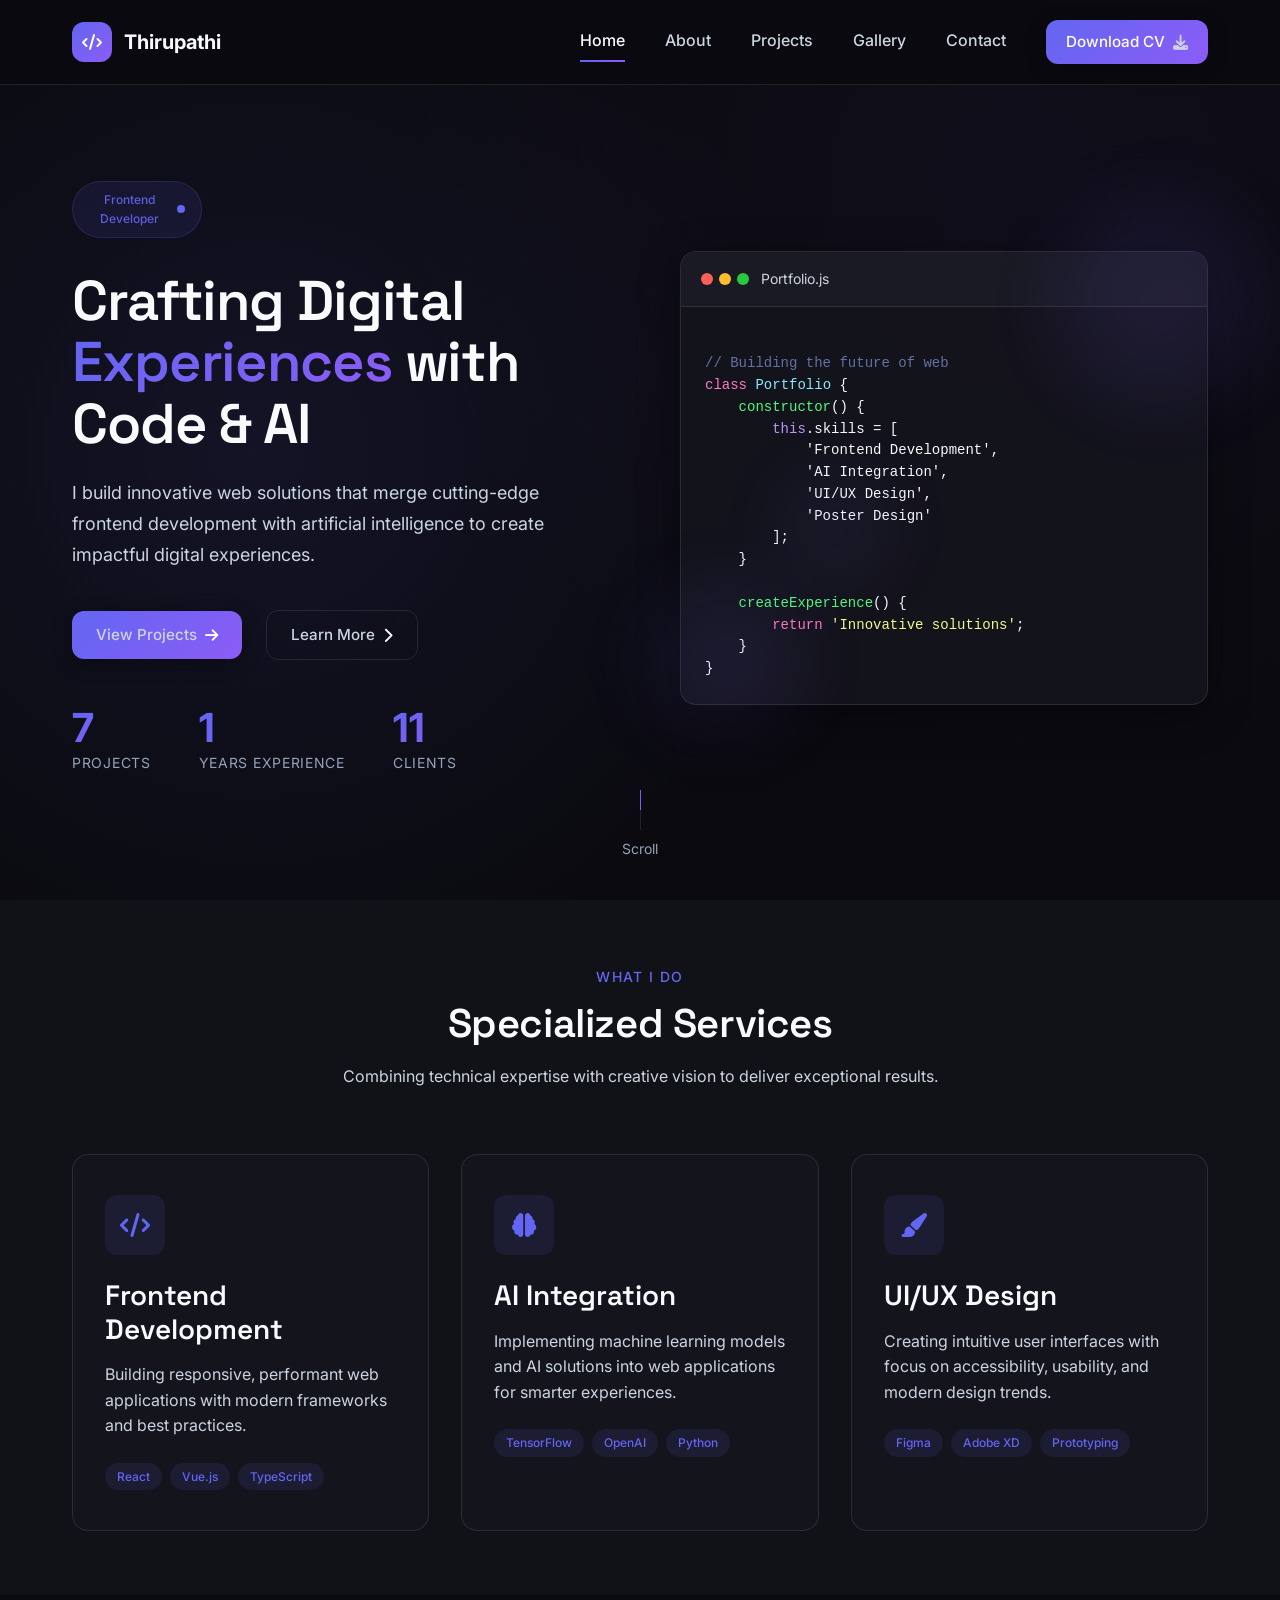
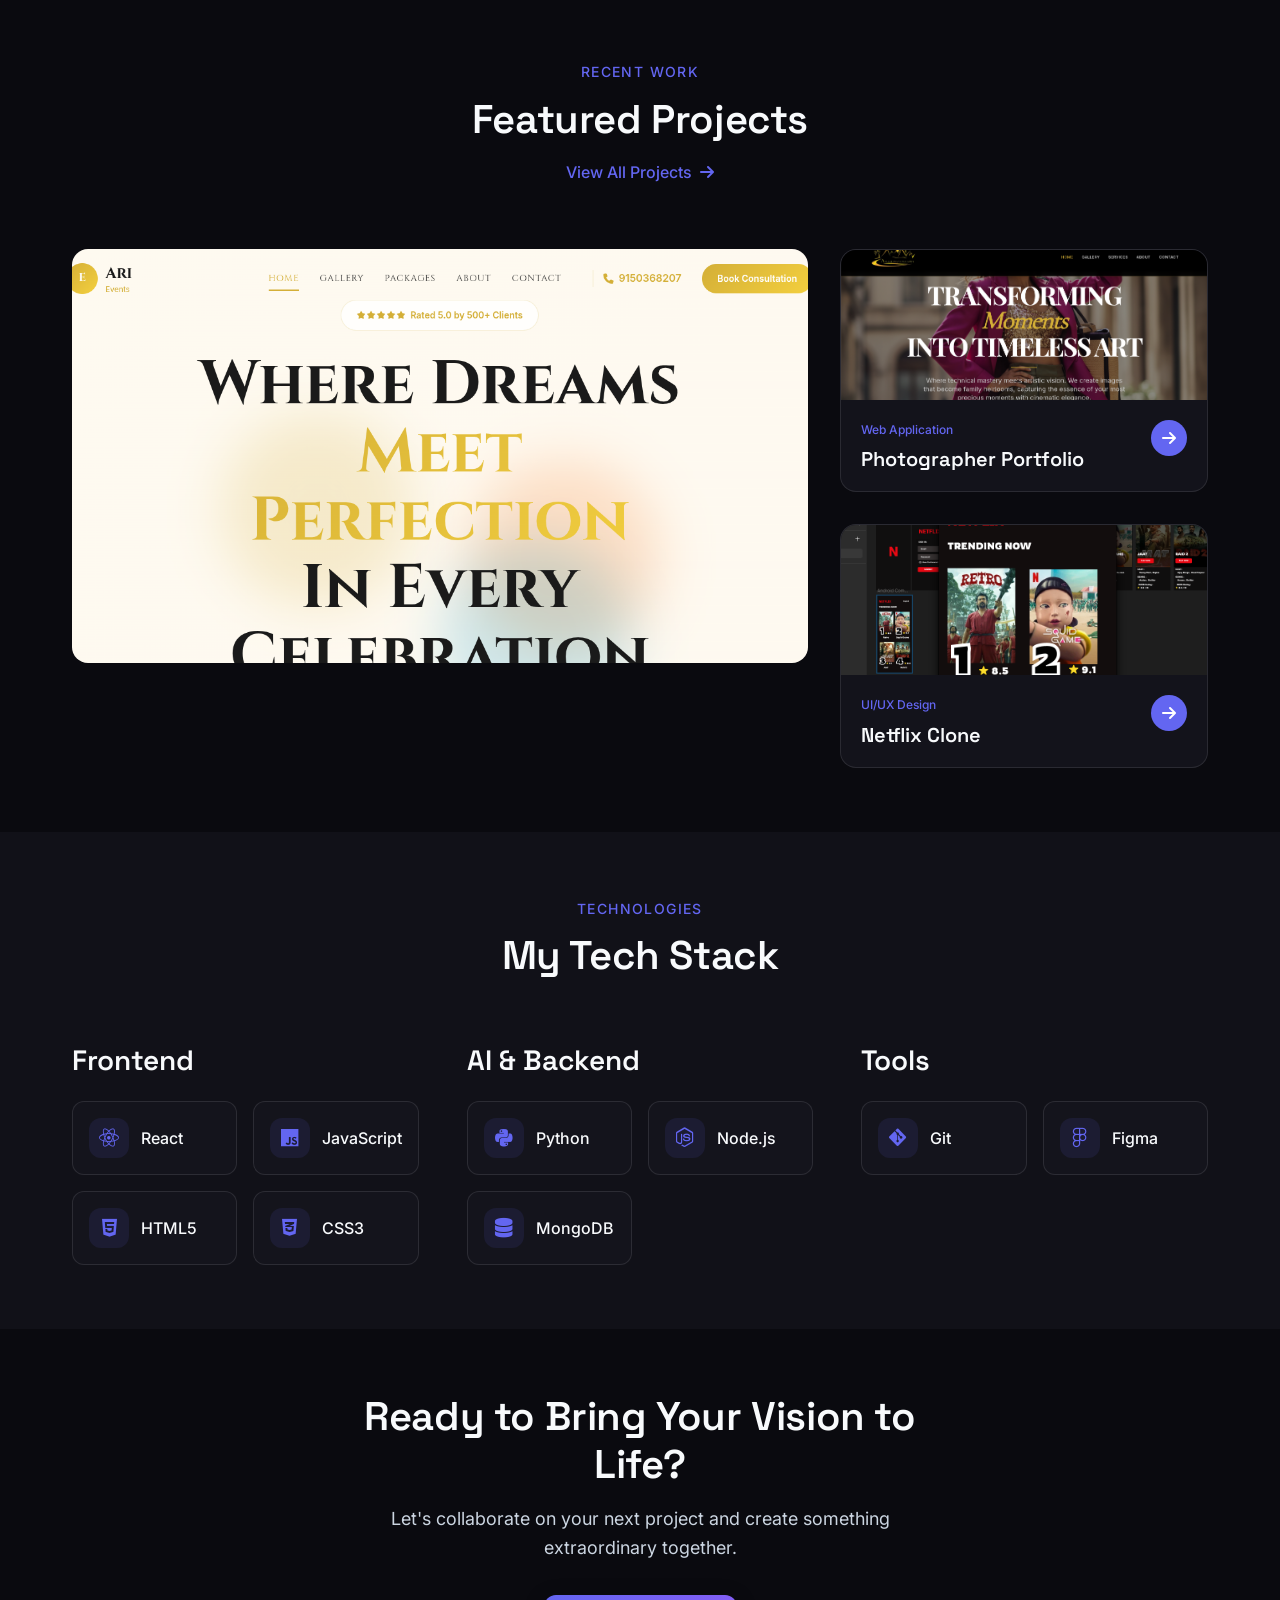
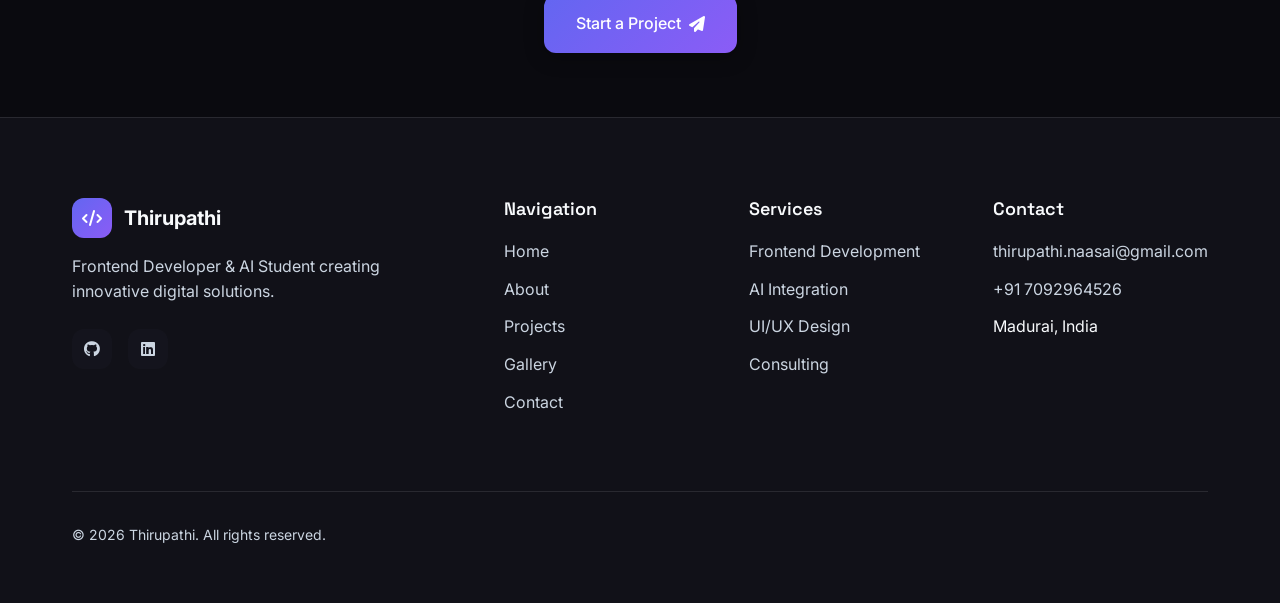
<file: index.html>
<!DOCTYPE html>
<html lang="en">
<head>
    <meta charset="UTF-8">
    <meta name="viewport" content="width=device-width, initial-scale=1.0, maximum-scale=1.0, user-scalable=no">
    <title>Thirupathi | Frontend & AI Developer</title>
    <!-- Google Fonts -->
    <link rel="preconnect" href="https://fonts.googleapis.com">
    <link rel="preconnect" href="https://fonts.gstatic.com" crossorigin>
    <link href="https://fonts.googleapis.com/css2?family=Inter:wght@300;400;500;600;700;800&family=Space+Grotesk:wght@300;400;500;600;700&display=swap" rel="stylesheet">
    <!-- Font Awesome -->
    <link rel="stylesheet" href="https://cdnjs.cloudflare.com/ajax/libs/font-awesome/6.4.0/css/all.min.css">
    <!-- CSS -->
    <link rel="stylesheet" href="css/style.css">
    <link rel="stylesheet" href="css/animations.css">
</head>
<body>
    <!-- Header -->
    <!-- Header - Keep original structure -->
<header class="header">
    <div class="container">
        <nav class="navbar">
            <a href="index.html" class="logo">
                <span class="logo-icon"><i class="fas fa-code"></i></span>
                <span class="logo-text">Thirupathi</span>
            </a>
            
            <ul class="nav-menu">
                <li><a href="index.html" class="active">
                    
                    <span class="nav-text">Home</span>
                </a></li>
                <li><a href="about.html">
                    
                    <span class="nav-text">About</span>
                </a></li>
                <li><a href="projects.html">
                    
                    <span class="nav-text">Projects</span>
                </a></li>
                <li><a href="gallery.html">
                    
                    <span class="nav-text">Gallery</span>
                </a></li>
                <li><a href="contact.html">
                    
                    <span class="nav-text">Contact</span>
                </a></li>
                <li>
                        <a href="Resume.pdf" class="btn btn-primary" id="thir" style="padding: 10px 20px;">
                            <span style="color: white;">Download CV</span>
                            <i class="fas fa-download" ></i>
                        </a>
                    </li>
            </ul>
            
            
            
            <div class="mobile-toggle">
                <span></span>
                <span></span>
                <span></span>
            </div>
        </nav>
    </div>
</header>

    <!-- Hero Section -->
    <!-- Hero Section - Updated for better responsiveness -->
<section class="hero">
    <div class="container">
        <div class="hero-grid">
            <div class="hero-content">
                <div class="hero-badge">
                    <span class="badge-text">Frontend Developer</span>
                    <span class="badge-dot"></span>
                </div>
                
                <h1 class="hero-title">
                    <span class="title-line">Crafting Digital</span>
                    <span class="title-line highlight">Experiences</span>
                    <span class="title-line">with Code & AI</span>
                </h1>
                
                <p class="hero-description">
                    I build innovative web solutions that merge cutting-edge frontend development 
                    with artificial intelligence to create impactful digital experiences.
                </p>
                
                <div class="hero-actions">
                    <a href="projects.html" class="btn btn-primary">
                        <span class="btn-text">View Projects</span>
                        <i class="fas fa-arrow-right btn-icon"></i>
                    </a>
                    <a href="about.html" class="btn btn-outline">
                        <span class="btn-text">Learn More</span>
                        <i class="fas fa-chevron-right btn-icon"></i>
                    </a>
                </div>
                
                <div class="hero-stats">
                    <div class="stat">
                        <span class="stat-number" data-count="10">0</span>
                        <span class="stat-label">Projects</span>
                    </div>
                    <div class="stat">
                        <span class="stat-number" data-count="2">0</span>
                        <span class="stat-label">Years Experience</span>
                    </div>
                    <div class="stat">
                        <span class="stat-number" data-count="15">0</span>
                        <span class="stat-label">Clients</span>
                    </div>
                </div>
            </div>
            
            <div class="hero-visual">
                <div class="visual-container">
                    <div class="code-window">
                        <div class="window-header">
                            <div class="window-dots">
                                <span class="dot red" aria-hidden="true"></span>
                                <span class="dot yellow" aria-hidden="true"></span>
                                <span class="dot green" aria-hidden="true"></span>
                            </div>
                            <div class="window-title">Portfolio.js</div>
                        </div>
                        <div class="window-content">
                            <pre><code class="language-javascript">
<span class="code-comment">// Building the future of web</span>
<span class="code-keyword">class</span> <span class="code-class">Portfolio</span> {
    <span class="code-function">constructor</span>() {
        <span class="code-this">this</span>.skills = [
            'Frontend Development',
            'AI Integration',
            'UI/UX Design',
            'Poster Design'
        ];
    }
    
    <span class="code-function">createExperience</span>() {
        <span class="code-keyword">return</span> <span class="code-string">'Innovative solutions'</span>;
    }
}</code></pre>
                        </div>
                    </div>
                    
                    <div class="floating-shapes">
                        <div class="shape shape-1"></div>
                        <div class="shape shape-2"></div>
                        <div class="shape shape-3"></div>
                    </div>
                </div>
            </div>
        </div>
    </div>
    
    <div class="scroll-indicator" aria-hidden="true">
        <div class="scroll-line"></div>
        <span class="sr-only">Scroll down to continue</span>
        <span aria-hidden="true">Scroll</span>
    </div>
</section>
    <!-- Services Section -->
    <section class="services">
        <div class="container">
            <div class="section-header">
                <span class="section-subtitle">What I Do</span>
                <h2 class="section-title">Specialized Services</h2>
                <p class="section-description">
                    Combining technical expertise with creative vision to deliver exceptional results.
                </p>
            </div>
            
            <div class="services-grid">
                <div class="service-card">
                    <div class="service-icon">
                        <i class="fas fa-code"></i>
                    </div>
                    <h3>Frontend Development</h3>
                    <p>Building responsive, performant web applications with modern frameworks and best practices.</p>
                    <div class="service-tech">
                        <span>React</span>
                        <span>Vue.js</span>
                        <span>TypeScript</span>
                    </div>
                </div>
                
                <div class="service-card">
                    <div class="service-icon">
                        <i class="fas fa-brain"></i>
                    </div>
                    <h3>AI Integration</h3>
                    <p>Implementing machine learning models and AI solutions into web applications for smarter experiences.</p>
                    <div class="service-tech">
                        <span>TensorFlow</span>
                        <span>OpenAI</span>
                        <span>Python</span>
                    </div>
                </div>
                
                <div class="service-card">
                    <div class="service-icon">
                        <i class="fas fa-paint-brush"></i>
                    </div>
                    <h3>UI/UX Design</h3>
                    <p>Creating intuitive user interfaces with focus on accessibility, usability, and modern design trends.</p>
                    <div class="service-tech">
                        <span>Figma</span>
                        <span>Adobe XD</span>
                        <span>Prototyping</span>
                    </div>
                </div>
            </div>
        </div>
    </section>

    <!-- Featured Projects -->
    <section class="featured-projects">
        <div class="container">
            <div class="section-header">
                <span class="section-subtitle">Recent Work</span>
                <h2 class="section-title">Featured Projects</h2>
                <a href="projects.html" class="btn-link">
                    View All Projects
                    <i class="fas fa-arrow-right"></i>
                </a>
            </div>
            
            <div class="projects-showcase">
                <div class="project-featured">
                    <div class="project-image">
                        <img src="arievent.png" alt="AI Dashboard">
                        <div class="project-overlay">
                            <span class="project-category">AI Application</span>
                            <h3>Intelligent Analytics Dashboard</h3>
                            <p>Real-time data visualization with machine learning predictions</p>
                        </div>
                    </div>
                </div>
                
                <div class="projects-side">
                    <div class="project-mini">
                        <div class="project-mini-image">
                            <img src="photo.png" alt="E-commerce">
                        </div>
                        <div class="project-mini-content">
                            <span class="project-mini-category">Web Application</span>
                            <h4>Photographer Portfolio</h4>
                            <a href="projects.html" class="project-mini-link">
                                <i class="fas fa-arrow-right"></i>
                            </a>
                        </div>
                    </div>
                    
                    <div class="project-mini">
                        <div class="project-mini-image">
                            <img src="netflix.png" alt="netflix">
                        </div>
                        <div class="project-mini-content">
                            <span class="project-mini-category">UI/UX Design</span>
                            <h4>Netflix Clone</h4>
                            <a href="projects.html" class="project-mini-link">
                                <i class="fas fa-arrow-right"></i>
                            </a>
                        </div>
                    </div>
                </div>
            </div>
        </div>
    </section>

    <!-- Tech Stack -->
    <section class="tech-stack">
        <div class="container">
            <div class="section-header">
                <span class="section-subtitle">Technologies</span>
                <h2 class="section-title">My Tech Stack</h2>
            </div>
            
            <div class="tech-grid">
                <div class="tech-category">
                    <h3>Frontend</h3>
                    <div class="tech-items">
                        <div class="tech-item">
                            <div class="tech-icon">
                                <i class="fab fa-react"></i>
                            </div>
                            <span>React</span>
                        </div>
                        
                        <div class="tech-item">
                            <div class="tech-icon">
                                <i class="fab fa-js"></i>
                            </div>
                            <span>JavaScript</span>
                        </div>
                        <div class="tech-item">
                            <div class="tech-icon">
                                <i class="fab fa-html5"></i>
                            </div>
                            <span>HTML5</span>
                        </div>
                        <div class="tech-item">
                            <div class="tech-icon">
                                <i class="fab fa-css3-alt"></i>
                            </div>
                            <span>CSS3</span>
                        </div>
                    </div>
                </div>
                
                <div class="tech-category">
                    <h3>AI & Backend</h3>
                    <div class="tech-items">
                        <div class="tech-item">
                            <div class="tech-icon">
                                <i class="fab fa-python"></i>
                            </div>
                            <span>Python</span>
                        </div>
                        
                        <div class="tech-item">
                            <div class="tech-icon">
                                <i class="fab fa-node-js"></i>
                            </div>
                            <span>Node.js</span>
                        </div>
                        <div class="tech-item">
                            <div class="tech-icon">
                                <i class="fas fa-database"></i>
                            </div>
                            <span>MongoDB</span>
                        </div>
                    </div>
                </div>
                
                <div class="tech-category">
                    <h3>Tools</h3>
                    <div class="tech-items">
                        <div class="tech-item">
                            <div class="tech-icon">
                                <i class="fab fa-git-alt"></i>
                            </div>
                            <span>Git</span>
                        </div>
                        <div class="tech-item">
                            <div class="tech-icon">
                                <i class="fab fa-figma"></i>
                            </div>
                            <span>Figma</span>
                        </div>
                       
                    </div>
                </div>
            </div>
        </div>
    </section>

    <!-- CTA Section -->
    <section class="cta">
        <div class="container">
            <div class="cta-content">
                <h2>Ready to Bring Your Vision to Life?</h2>
                <p>Let's collaborate on your next project and create something extraordinary together.</p>
                <a href="contact.html" class="btn btn-primary btn-large">
                    <span>Start a Project</span>
                    <i class="fas fa-paper-plane"></i>
                </a>
            </div>
        </div>
    </section>

    <!-- Footer -->
    <footer class="footer">
        <div class="container">
            <div class="footer-main">
                <div class="footer-brand">
                    <a href="index.html" class="logo">
                        <span class="logo-icon"><i class="fas fa-code"></i></span>
                        <span class="logo-text">Thirupathi</span>
                    </a>
                    <p>Frontend Developer & AI Student creating innovative digital solutions.</p>
                    <div class="footer-social">
                        <a href="https://github.com/Thirupathi7Hub"><i class="fab fa-github"></i></a>
                        <a href="https://www.linkedin.com/in/thirupathi-m-448030324/"><i class="fab fa-linkedin"></i></a>
                        
                    </div>
                </div>
                
                <div class="footer-links">
                    <div class="footer-column">
                        <h4>Navigation</h4>
                        <ul>
                            <li><a href="index.html">Home</a></li>
                            <li><a href="about.html">About</a></li>
                            <li><a href="projects.html">Projects</a></li>
                            <li><a href="gallery.html">Gallery</a></li>
                            <li><a href="contact.html">Contact</a></li>
                        </ul>
                    </div>
                    
                    <div class="footer-column">
                        <h4>Services</h4>
                        <ul>
                            <li><a href="#">Frontend Development</a></li>
                            <li><a href="#">AI Integration</a></li>
                            <li><a href="#">UI/UX Design</a></li>
                            <li><a href="#">Consulting</a></li>
                        </ul>
                    </div>
                    
                    <div class="footer-column">
                        <h4>Contact</h4>
                        <ul>
                            <li><a href="mailto:thirupathi.naasai@gmail.com">thirupathi.naasai@gmail.com</a></li>
                            <li><a href="tel:7092964526">+91 7092964526</a></li>
                            <li>Madurai, India</li>
                        </ul>
                    </div>
                </div>
            </div>
            
            <div class="footer-bottom">
                <p>&copy; <span id="currentYear"></span> Thirupathi. All rights reserved.</p>
                
            </div>
        </div>
    </footer>

    <!-- JavaScript -->
    <script src="js/main.js"></script>
    <script src="js/animations.js"></script>
</body>
</html>
</file>
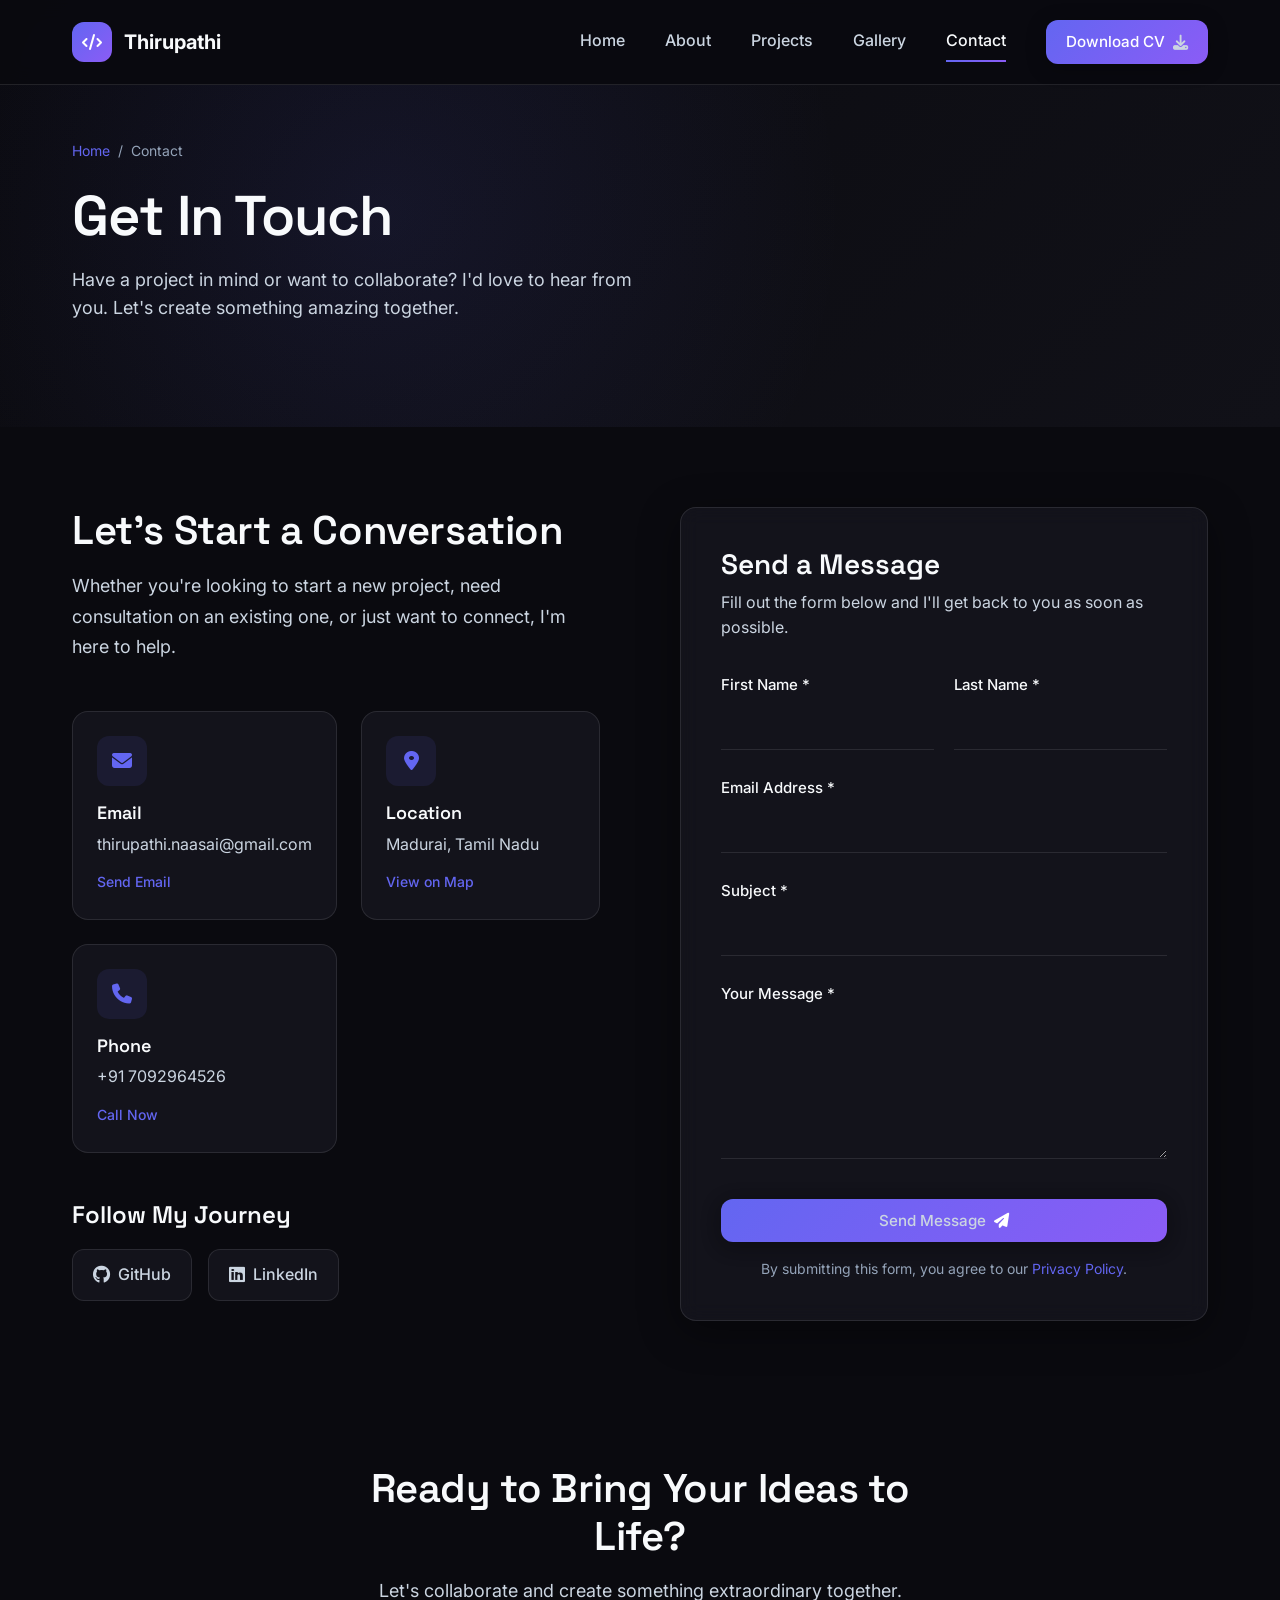
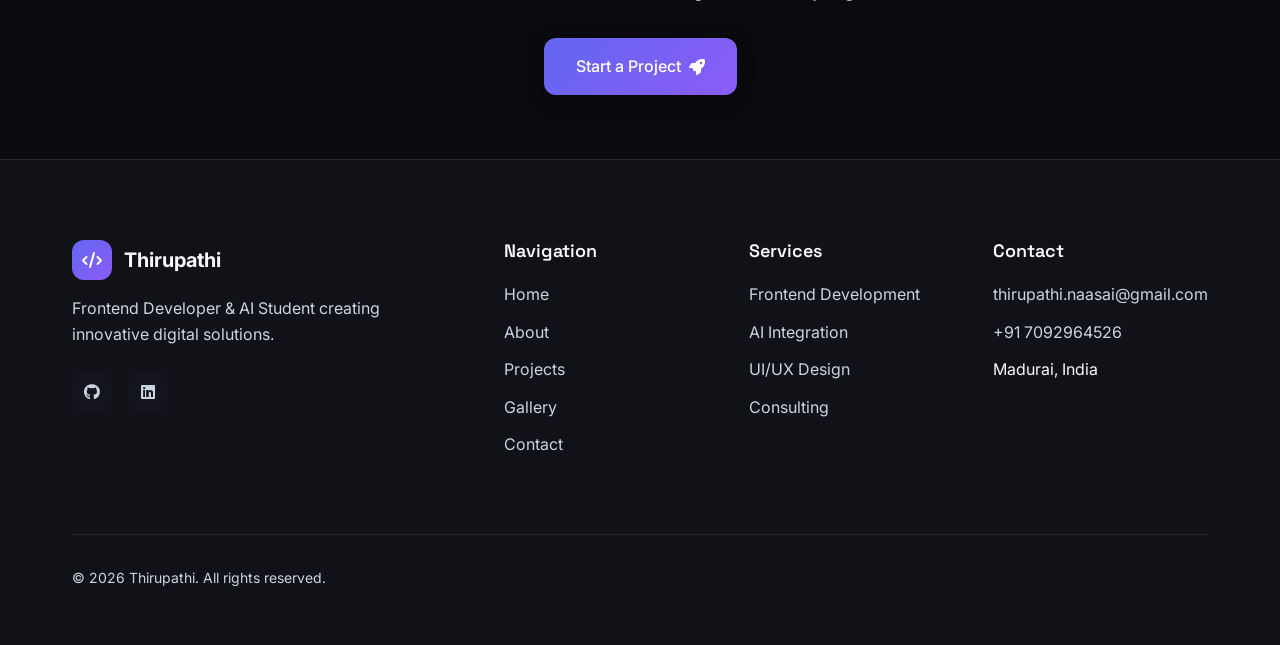
<file: contact.html>
<!DOCTYPE html>
<html lang="en">
<head>
    <meta charset="UTF-8">
    <meta name="viewport" content="width=device-width, initial-scale=1.0">
    <title>Contact | Thirupathi</title>
    <!-- Google Fonts -->
    <link rel="preconnect" href="https://fonts.googleapis.com">
    <link rel="preconnect" href="https://fonts.gstatic.com" crossorigin>
    <link href="https://fonts.googleapis.com/css2?family=Inter:wght@300;400;500;600;700;800&family=Space+Grotesk:wght@300;400;500;600;700&display=swap" rel="stylesheet">
    <!-- Font Awesome -->
    <link rel="stylesheet" href="https://cdnjs.cloudflare.com/ajax/libs/font-awesome/6.4.0/css/all.min.css">
    <!-- CSS -->
    <link rel="stylesheet" href="css/style.css">
    <link rel="stylesheet" href="css/animations.css">
</head>
<body>
    <!-- Header -->
    <header class="header">
        <div class="container">
            <nav class="navbar">
                <a href="index.html" class="logo">
                    <span class="logo-icon"><i class="fas fa-code"></i></span>
                    <span class="logo-text">Thirupathi</span>
                </a>
                
                <ul class="nav-menu">
                    <li><a href="index.html">
                        
                        <span class="nav-text">Home</span>
                    </a></li>
                    <li><a href="about.html">
                        
                        <span class="nav-text">About</span>
                    </a></li>
                    <li><a href="projects.html">
                        
                        <span class="nav-text">Projects</span>
                    </a></li>
                    <li><a href="gallery.html">
                        
                        <span class="nav-text">Gallery</span>
                    </a></li>
                    <li><a href="contact.html" class="active">
                       
                        <span class="nav-text">Contact</span>
                    </a></li>
                    <li>
                        <a href="Resume.pdf" class="btn btn-primary" style="padding: 10px 20px;">
                            <span style="color: white;">Download CV</span>
                            <i class="fas fa-download"></i>
                        </a>
                    </li>
                </ul>
                               
                <div class="mobile-toggle">
                    <span></span>
                    <span></span>
                    <span></span>
                </div>
            </nav>
        </div>
    </header>

    <!-- Contact Hero -->
    <section class="page-hero">
        <div class="container">
            <div class="page-hero-content">
                <div class="page-breadcrumb">
                    <a href="index.html">Home</a>
                    <span>/</span>
                    <span>Contact</span>
                </div>
                <h1 class="page-title">Get In Touch</h1>
                <p class="page-description">
                    Have a project in mind or want to collaborate? I'd love to hear from you. 
                    Let's create something amazing together.
                </p>
            </div>
        </div>
    </section>

    <!-- Contact Content -->
    <section class="contact-content">
        <div class="container">
            <div class="contact-grid">
                <div class="contact-info reveal reveal-left">
                    <div class="info-section">
                        <h2>Let's Start a Conversation</h2>
                        <p class="info-description">
                            Whether you're looking to start a new project, need consultation on an existing one, 
                            or just want to connect, I'm here to help.
                        </p>
                    </div>
                    
                    <div class="contact-details">
                        <div class="detail-card">
                            <div class="detail-icon">
                                <i class="fas fa-envelope"></i>
                            </div>
                            <div class="detail-content">
                                <h4>Email</h4>
                                <p>thirupathi.naasai@gmail.com</p>
                                <a href="mailto:thirupathi.naasai@gmail.com" class="detail-link">Send Email</a>
                            </div>
                        </div>
                        
                        <div class="detail-card">
                            <div class="detail-icon">
                                <i class="fas fa-map-marker-alt"></i>
                            </div>
                            <div class="detail-content">
                                <h4>Location</h4>
                                <p>Madurai, Tamil Nadu</p>
                                <a href="https://maps.app.goo.gl/jGBdmfp78iexKFwY6" class="detail-link">View on Map</a>
                            </div>
                        </div>
                        
                        <div class="detail-card">
                            <div class="detail-icon">
                                <i class="fas fa-phone"></i>
                            </div>
                            <div class="detail-content">
                                <h4>Phone</h4>
                                <p>+91 7092964526</p>
                                <a href="tel:+917092964526" class="detail-link">Call Now</a>
                            </div>
                        </div>
                        
                        
                    </div>
                    
                    <div class="contact-social">
                        <h3>Follow My Journey</h3>
                        <div class="social-links">
                            <a href="https://github.com/Thirupathi7Hub" class="social-link">
                                <i class="fab fa-github"></i>
                                <span>GitHub</span>
                            </a>
                            <a href="https://www.linkedin.com/in/thirupathi-m-448030324/" class="social-link">
                                <i class="fab fa-linkedin"></i>
                                <span>LinkedIn</span>
                            </a>
                           
                        </div>
                    </div>
                </div>
                
                <div class="contact-form-container reveal reveal-right">
                    <div class="form-wrapper">
                        <div class="form-header">
                            <h3>Send a Message</h3>
                            <p>Fill out the form below and I'll get back to you as soon as possible.</p>
                        </div>
                        
                        <form id="contactForm" class="contact-form" action="https://api.web3forms.com/submit" method="POST"> 
                            
                            <div class="form-group dual-inputs">
                                <div class="input-group">
                                    <label for="firstName">First Name *</label>
                                    <input type="text" id="firstName" name="firstName" required>
                                    <div class="form-line"></div>
                                </div>
                                <div class="input-group">
                                    <label for="lastName">Last Name *</label>
                                    <input type="text" id="lastName" name="lastName" required>
                                    <div class="form-line"></div>
                                </div>
                            </div>
                            
                            <div class="form-group">
                                <label for="email">Email Address *</label>
                                <input type="email" id="email" name="email" required>
                                <div class="form-line"></div>
                            </div>
                            
                            <div class="form-group">
                                <label for="subject">Subject *</label>
                                <input type="text" id="subject" name="subject" required>
                                <div class="form-line"></div>
                            </div>
                            
                            <div class="form-group">
                                <label for="message">Your Message *</label>
                                <textarea id="message" name="message" rows="6" required></textarea>
                                
                            </div>
                            
                            <div class="form-footer">
                                <button type="submit" class="btn btn-primary submit-btn">
                                    <span class="btn-text">Send Message</span>
                                    <span class="btn-icon">
                                        <i class="fas fa-paper-plane"></i>
                                    </span>
                                </button>
                                <p class="form-note">
                                    By submitting this form, you agree to our 
                                    <a href="#">Privacy Policy</a>.
                                </p>
                            </div>
                            
                            <div class="form-message"></div>
                        </form>
                    </div>
                </div>
            </div>
        </div>
    </section>

    <!-- CTA Section -->
    <section class="cta">
        <div class="container">
            <div class="cta-content">
                <h2>Ready to Bring Your Ideas to Life?</h2>
                <p>Let's collaborate and create something extraordinary together.</p>
                <a href="#contactForm" class="btn btn-primary btn-large">
                    <span>Start a Project</span>
                    <i class="fas fa-rocket"></i>
                </a>
            </div>
        </div>
    </section>

    <!-- Footer -->
    <footer class="footer">
        <div class="container">
            <div class="footer-main">
                <div class="footer-brand">
                    <a href="index.html" class="logo">
                        <span class="logo-icon"><i class="fas fa-code"></i></span>
                        <span class="logo-text">Thirupathi</span>
                    </a>
                    <p>Frontend Developer & AI Student creating innovative digital solutions.</p>
                    <div class="footer-social">
                        <a href="https://github.com/Thirupathi7Hub"><i class="fab fa-github"></i></a>
                        <a href="https://www.linkedin.com/in/thirupathi-m-448030324/"><i class="fab fa-linkedin"></i></a>
                        
                    </div>
                </div>
                
                <div class="footer-links">
                    <div class="footer-column">
                        <h4>Navigation</h4>
                        <ul>
                            <li><a href="index.html">Home</a></li>
                            <li><a href="about.html">About</a></li>
                            <li><a href="projects.html">Projects</a></li>
                            <li><a href="gallery.html">Gallery</a></li>
                            <li><a href="contact.html">Contact</a></li>
                        </ul>
                    </div>
                    
                    <div class="footer-column">
                        <h4>Services</h4>
                        <ul>
                            <li><a href="#">Frontend Development</a></li>
                            <li><a href="#">AI Integration</a></li>
                            <li><a href="#">UI/UX Design</a></li>
                            <li><a href="#">Consulting</a></li>
                        </ul>
                    </div>
                    
                    <div class="footer-column">
                        <h4>Contact</h4>
                        <ul>
                            <li><a href="mailto:thirupathi.naasai@gmail.com">thirupathi.naasai@gmail.com</a></li>
                            <li><a href="tel:7092964526">+91 7092964526</a></li>
                            <li>Madurai, India</li>
                        </ul>
                    </div>
                </div>
            </div>
            
            <div class="footer-bottom">
                <p>&copy; <span id="currentYear"></span> Thirupathi. All rights reserved.</p>
                
            </div>
        </div>
    </footer>

    <!-- JavaScript -->
    <script src="js/main.js"></script>
    <script src="js/animations.js"></script>
    <script src="js/contact.js"></script>
</body>
</html>
</file>
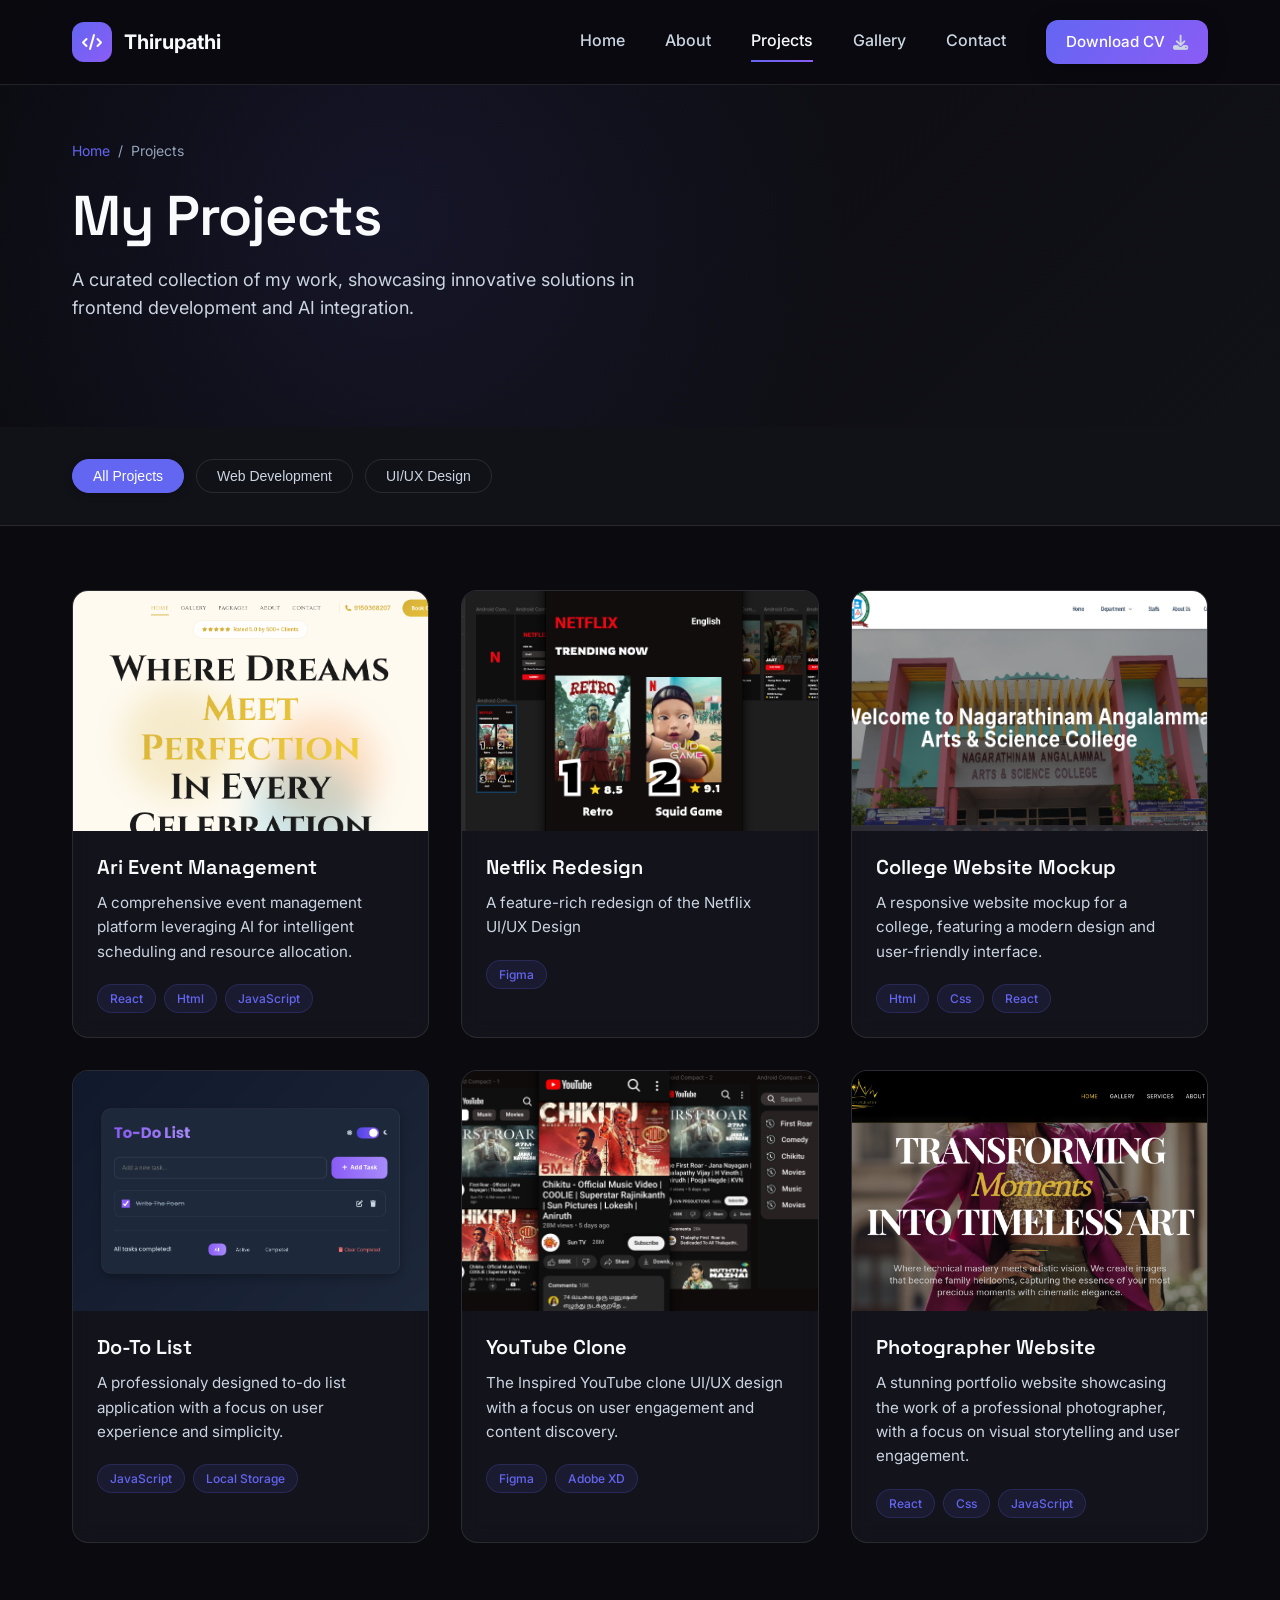
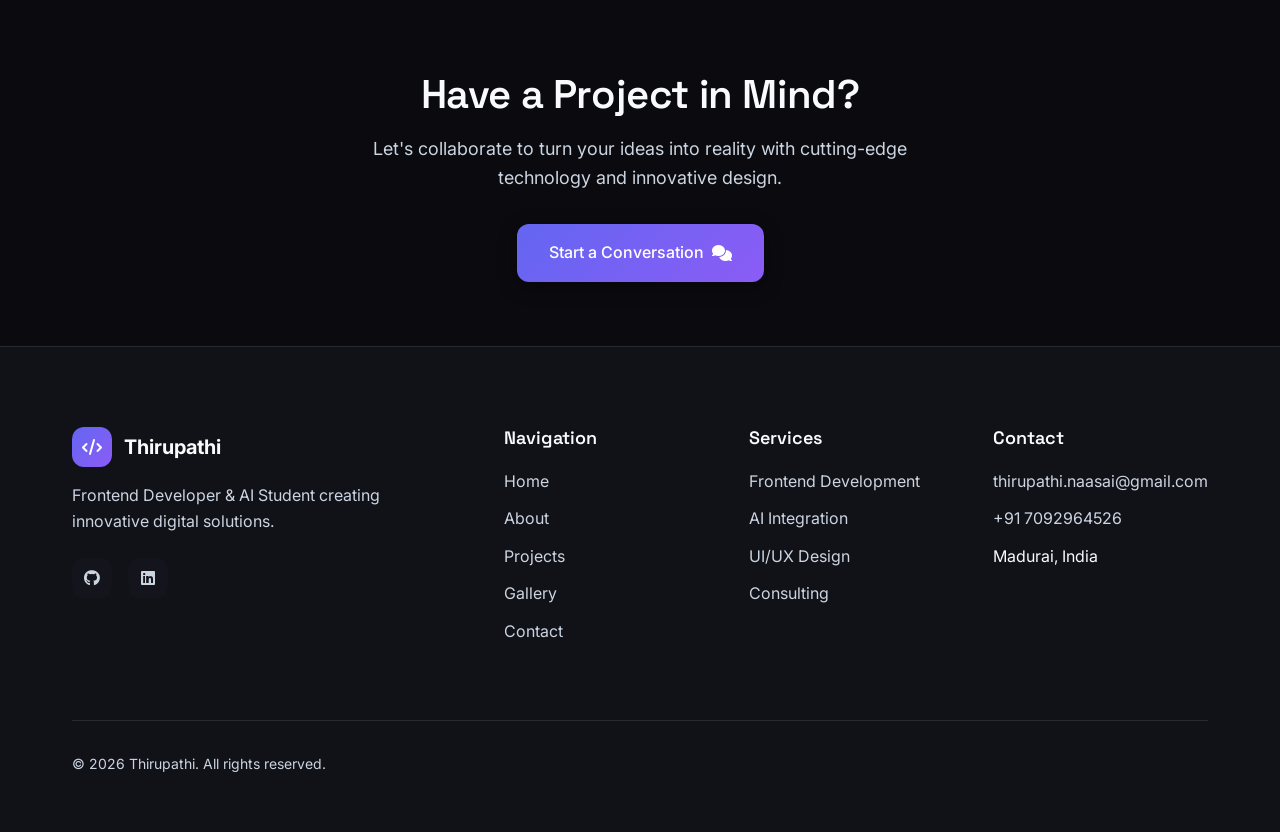
<file: projects.html>
<!DOCTYPE html>
<html lang="en">
<head>
    <meta charset="UTF-8">
    <meta name="viewport" content="width=device-width, initial-scale=1.0">
    <title>Projects | Thirupathi</title>
    <!-- Google Fonts -->
    <link rel="preconnect" href="https://fonts.googleapis.com">
    <link rel="preconnect" href="https://fonts.gstatic.com" crossorigin>
    <link href="https://fonts.googleapis.com/css2?family=Inter:wght@300;400;500;600;700;800&family=Space+Grotesk:wght@300;400;500;600;700&display=swap" rel="stylesheet">
    <!-- Font Awesome -->
    <link rel="stylesheet" href="https://cdnjs.cloudflare.com/ajax/libs/font-awesome/6.4.0/css/all.min.css">
    <!-- CSS -->
    <link rel="stylesheet" href="css/style.css">
    <link rel="stylesheet" href="css/animations.css">
</head>
<body>
    <!-- Header -->
    <header class="header">
        <div class="container">
            <nav class="navbar">
                <a href="index.html" class="logo">
                    <span class="logo-icon"><i class="fas fa-code"></i></span>
                    <span class="logo-text">Thirupathi</span>
                </a>
                
                <ul class="nav-menu">
                    <li><a href="index.html">
                       
                        <span class="nav-text">Home</span>
                    </a></li>
                    <li><a href="about.html">
                       
                        <span class="nav-text">About</span>
                    </a></li>
                    <li><a href="projects.html" class="active">
                      
                        <span class="nav-text">Projects</span>
                    </a></li>
                    <li><a href="gallery.html">
                        
                        <span class="nav-text">Gallery</span>
                    </a></li>
                    <li><a href="contact.html">
                        
                        <span class="nav-text">Contact</span>
                    </a></li>
                    <li>
                        <a href="Resume.pdf" class="btn btn-primary" style="padding: 10px 20px;">
                            <span style="color: white;">Download CV</span>
                            <i class="fas fa-download"></i>
                        </a>
                    </li>
                </ul>                
                <div class="mobile-toggle">
                    <span></span>
                    <span></span>
                    <span></span>
                </div>
            </nav>
        </div>
    </header>

    <!-- Projects Hero -->
    <section class="page-hero">
        <div class="container">
            <div class="page-hero-content">
                <div class="page-breadcrumb">
                    <a href="index.html">Home</a>
                    <span>/</span>
                    <span>Projects</span>
                </div>
                <h1 class="page-title">My Projects</h1>
                <p class="page-description">
                    A curated collection of my work, showcasing innovative solutions in frontend development 
                    and AI integration.
                </p>
            </div>
        </div>
    </section>

    <!-- Projects Filter -->
    <section class="projects-filter-section">
        <div class="container">
            <div class="filter-controls">
                <div class="filter-categories">
                    <button class="filter-btn active" data-filter="all">All Projects</button>
                    <button class="filter-btn" data-filter="web">Web Development</button>
                    <button class="filter-btn" data-filter="design">UI/UX Design</button>
                </div>
            </div>
        </div>
    </section>

    <!-- Projects Grid -->
    <section class="projects-section">
        <div class="container">
            <div class="projects-masonry">
                <!-- Project 1 -->
                <div class="project-card masonry-item reveal" data-category="web ai" data-date="2023">
                    <div class="project-card-image">
                        <img src="arievent.png" alt="AI Analytics Dashboard">
                        <div class="project-overlay">
                            <div class="overlay-content">
                                
                                <div class="project-links">
                                    <a href="https://arievent.netlify.app/" class="project-link" target="_blank">
                                        <i class="fas fa-external-link-alt"></i>
                                        Live Demo
                                    </a>
                                    
                                </div>
                            </div>
                        </div>
                    </div>
                    <div class="project-card-content">
                        <h3>Ari Event Management</h3>
                        <p>A comprehensive event management platform leveraging AI for intelligent scheduling and resource allocation.</p>
                        <div class="project-tech">
                            <span>React</span>
                            <span>Html</span>
                            <span>JavaScript</span>
                        </div>
                    </div>
                </div>
                
                <!-- Project 2 -->
                <div class="project-card masonry-item reveal delay-1" data-category="design" data-date="2023">
                    
                    <div class="project-card-image">
                        <img src="netflix.png" alt="Netflix Redesign">
                        <div class="project-overlay">
                            <div class="overlay-content">
                                
                                <div class="project-links">
                                    <a href="https://www.figma.com/proto/CTbkOW4EGuYj9jDwjICbu3/Netflix?node-id=1-122&t=Lkv9NEoBRbEUY6ix-1" class="project-link" target="_blank">
                                        <i class="fas fa-external-link-alt"></i>
                                        Live Demo
                                    </a>
                                    
                                </div>
                            </div>
                        </div>
                    </div>
                    <div class="project-card-content">
                        <h3>Netflix Redesign</h3>
                        <p>A feature-rich redesign of the Netflix UI/UX Design</p>
                        <div class="project-tech">
                            <span>Figma</span>
                        </div>
                    </div>
                </div>
                
                <!-- Project 3 -->
                <div class="project-card masonry-item reveal delay-2" data-category="web" data-date="2023">
                    <div class="project-card-image">
                        <img src="college.png" alt="College">
                        <div class="project-overlay">
                            <div class="overlay-content">
                                
                                <div class="project-links">
                                    <a href="https://naass.netlify.app/pages/home_landing.html" class="project-link" target="_blank">
                                        <i class="fas fa-external-link-alt"></i>
                                        Live Demo
                                    </a>
                                    
                                </div>
                            </div>
                        </div>
                    </div>
                    <div class="project-card-content">
                        <h3>College Website Mockup</h3>
                        <p>A responsive website mockup for a college, featuring a modern design and user-friendly interface.</p>
                        <div class="project-tech">
                            <span>Html</span>
                            <span>Css</span>
                            <span>React</span>
                        </div>
                    </div>
                </div>
                
                <!-- Project 4 -->
                <div class="project-card masonry-item reveal" data-category="web" data-date="2022">
                    
                    <div class="project-card-image">
                        <img src="doto.png" alt="Doto">
                        <div class="project-overlay">
                            <div class="overlay-content">
                                
                                <div class="project-links">
                                    <a href="https://do-to-listt.netlify.app/" class="project-link" target="_blank">
                                        <i class="fas fa-external-link-alt"></i>
                                        Live Demo
                                    </a>
                                    
                                </div>
                            </div>
                        </div>
                    </div>
                    <div class="project-card-content">
                        <h3>Do-To List</h3>
                        <p>A professionaly designed to-do list application with a focus on user experience and simplicity.</p>
                        <div class="project-tech">
                            <span>JavaScript</span>
                            <span>Local Storage</span>
                        </div>
                    </div>
                </div>
                
                <!-- Project 5 -->
                <div class="project-card masonry-item reveal delay-1" data-category="design" data-date="2022">
                    
                    <div class="project-card-image">
                        <img src="youtube.png" alt="Sentiment Analysis Tool">
                        <div class="project-overlay">
                            <div class="overlay-content">
                               
                                <div class="project-links">
                                    <a href="https://www.figma.com/proto/uBjVqUmxzSZqZfrcazxeNv/Youtube-Clone?node-id=1-3&p=f&t=r64V3SqwnHaGdmG5-1&scaling=scale-down&content-scaling=fixed&page-id=0%3A1&starting-point-node-id=1%3A3" class="project-link" target="_blank">
                                        <i class="fas fa-external-link-alt"></i>
                                        Live Demo
                                    </a>
                                    
                                </div>
                            </div>
                        </div>
                    </div>
                    <div class="project-card-content">
                        <h3>YouTube Clone</h3>
                        <p>The Inspired YouTube clone UI/UX design with a focus on user engagement and content discovery.</p>
                        <div class="project-tech">
                            <span>Figma</span>
                            <span>Adobe XD</span>
                        </div>
                    </div>
                </div>
                
                <!-- Project 6 -->
                <div class="project-card masonry-item reveal delay-2" data-category="web" data-date="2021">
                   
                    <div class="project-card-image">
                        <img src="photo.png" alt="Task Management App">
                        <div class="project-overlay">
                            <div class="overlay-content">
                                
                                <div class="project-links">
                                    <a href="https://amazephoto.netlify.app/pages/homepage.html" class="project-link" target="_blank"">
                                        <i class="fas fa-external-link-alt"></i>
                                        Live Demo
                                    </a>
                                   
                                </div>
                            </div>
                        </div>
                    </div>
                    <div class="project-card-content">
                        <h3>Photographer Website</h3>
                        <p>A stunning portfolio website showcasing the work of a professional photographer, with a focus on visual storytelling and user engagement.</p>
                        <div class="project-tech">
                            <span>React</span>
                            <span>Css</span>
                            <span>JavaScript</span>
                        </div>
                    </div>
                </div>
            </div>
        </div>
    </section>

    <!-- CTA Section -->
    <section class="cta">
        <div class="container">
            <div class="cta-content">
                <h2>Have a Project in Mind?</h2>
                <p>Let's collaborate to turn your ideas into reality with cutting-edge technology and innovative design.</p>
                <a href="contact.html" class="btn btn-primary btn-large">
                    <span>Start a Conversation</span>
                    <i class="fas fa-comments"></i>
                </a>
            </div>
        </div>
    </section>

    <!-- Footer -->
    <footer class="footer">
        <div class="container">
            <div class="footer-main">
                <div class="footer-brand">
                    <a href="index.html" class="logo">
                        <span class="logo-icon"><i class="fas fa-code"></i></span>
                        <span class="logo-text">Thirupathi</span>
                    </a>
                    <p>Frontend Developer & AI Student creating innovative digital solutions.</p>
                    <div class="footer-social">
                        <a href="https://github.com/Thirupathi7Hub"><i class="fab fa-github"></i></a>
                        <a href="https://www.linkedin.com/in/thirupathi-m-448030324/"><i class="fab fa-linkedin"></i></a>
                        
                    </div>
                </div>
                
                <div class="footer-links">
                    <div class="footer-column">
                        <h4>Navigation</h4>
                        <ul>
                            <li><a href="index.html">Home</a></li>
                            <li><a href="about.html">About</a></li>
                            <li><a href="projects.html">Projects</a></li>
                            <li><a href="gallery.html">Gallery</a></li>
                            <li><a href="contact.html">Contact</a></li>
                        </ul>
                    </div>
                    
                    <div class="footer-column">
                        <h4>Services</h4>
                        <ul>
                            <li><a href="#">Frontend Development</a></li>
                            <li><a href="#">AI Integration</a></li>
                            <li><a href="#">UI/UX Design</a></li>
                            <li><a href="#">Consulting</a></li>
                        </ul>
                    </div>
                    
                    <div class="footer-column">
                        <h4>Contact</h4>
                        <ul>
                            <li><a href="mailto:thirupathi.naasai@gmail.com">thirupathi.naasai@gmail.com</a></li>
                            <li><a href="tel:7092964526">+91 7092964526</a></li>
                            <li>Madurai, India</li>
                        </ul>
                    </div>
                </div>
            </div>
            
            <div class="footer-bottom">
                <p>&copy; <span id="currentYear"></span> Thirupathi. All rights reserved.</p>
                
            </div>
        </div>
    </footer>
    <!-- JavaScript -->
    <script src="js/main.js"></script>
    <script src="js/animations.js"></script>
    <script src="js/projects.js"></script>
</body>
</html>
</file>
<file: css/style.css>
/* CSS Reset & Base Styles */
* {
    margin: 0;
    padding: 0;
    box-sizing: border-box;
}

:root {
    /* Dark Theme Colors - Professional Palette */
    --bg-primary: #0a0a0f;
    --bg-secondary: #111118;
    --bg-tertiary: #1a1a24;
    --bg-card: rgba(22, 22, 30, 0.8);
    --bg-glass: rgba(17, 17, 24, 0.6);
    
    /* Accent Colors - Professional Purple */
    --accent-primary: #6366f1;
    --accent-secondary: #8b5cf6;
    --accent-gradient: linear-gradient(135deg, #6366f1 0%, #8b5cf6 100%);
    
    /* Text Colors */
    --text-primary: #f8fafc;
    --text-secondary: #cbd5e1;
    --text-muted: #94a3b8;
    --text-on-dark: #1e293b;
    
    /* Border & Shadows */
    --border-color: #2d3748;
    --border-light: rgba(255, 255, 255, 0.1);
    --shadow-sm: 0 2px 8px rgba(0, 0, 0, 0.2);
    --shadow-md: 0 4px 20px rgba(0, 0, 0, 0.3);
    --shadow-lg: 0 10px 40px rgba(0, 0, 0, 0.4);
    --glow: 0 0 30px rgba(99, 102, 241, 0.3);
    
    /* Fonts */
    --font-primary: 'Inter', -apple-system, BlinkMacSystemFont, sans-serif;
    --font-secondary: 'Space Grotesk', -apple-system, BlinkMacSystemFont, sans-serif;
    
    /* Spacing */
    --spacing-xs: 0.5rem;
    --spacing-sm: 1rem;
    --spacing-md: 1.5rem;
    --spacing-lg: 2rem;
    --spacing-xl: 3rem;
    --spacing-xxl: 4rem;
    
    /* Transitions */
    --transition-fast: 0.2s cubic-bezier(0.4, 0, 0.2, 1);
    --transition-medium: 0.3s cubic-bezier(0.4, 0, 0.2, 1);
    --transition-slow: 0.5s cubic-bezier(0.4, 0, 0.2, 1);
    
    /* Border Radius */
    --radius-sm: 8px;
    --radius-md: 12px;
    --radius-lg: 16px;
    --radius-xl: 24px;
    --radius-full: 9999px;
}

html {
    scroll-behavior: smooth;
    scroll-padding-top: 80px;
}

body {
    font-family: var(--font-primary);
    background-color: var(--bg-primary);
    color: var(--text-primary);
    line-height: 1.6;
    overflow-x: hidden;
    -webkit-font-smoothing: antialiased;
    -moz-osx-font-smoothing: grayscale;
}

body.no-scroll {
    overflow: hidden;
}

.container {
    width: 100%;
    max-width: 1200px;
    margin: 0 auto;
    padding: 0 var(--spacing-lg);
}

section {
    padding: var(--spacing-xxl) 0;
}

/* Typography */
h1, h2, h3, h4, h5, h6 {
    font-family: var(--font-secondary);
    font-weight: 600;
    line-height: 1.2;
}

h1 {
    font-size: 3.5rem;
    letter-spacing: -0.02em;
}

h2 {
    font-size: 2.5rem;
    letter-spacing: -0.01em;
}

h3 {
    font-size: 1.75rem;
}

h4 {
    font-size: 1.25rem;
}

p {
    color: var(--text-secondary);
    margin-bottom: var(--spacing-md);
}

.highlight {
    background: var(--accent-gradient);
    -webkit-background-clip: text;
    -webkit-text-fill-color: transparent;
    background-clip: text;
}

/* Buttons */
.btn {
    display: inline-flex;
    align-items: center;
    justify-content: center;
    gap: var(--spacing-xs);
    padding: 12px 24px;
    border-radius: var(--radius-md);
    font-weight: 500;
    font-size: 0.95rem;
    text-decoration: none;
    transition: var(--transition-medium);
    border: none;
    cursor: pointer;
    font-family: var(--font-primary);
    position: relative;
    overflow: hidden;
}

.btn::before {
    content: '';
    position: absolute;
    top: 0;
    left: -100%;
    width: 100%;
    height: 100%;
    background: linear-gradient(90deg, transparent, rgba(255, 255, 255, 0.1), transparent);
    transition: var(--transition-medium);
}

.btn:hover::before {
    left: 100%;
}

.btn-primary {
    background: var(--accent-gradient);
    color: white;
    box-shadow: var(--shadow-md);
}

.btn-primary:hover {
    transform: translateY(-2px);
    box-shadow: var(--shadow-lg), var(--glow);
}

.btn-outline {
    background: transparent;
    color: var(--text-primary);
    border: 1px solid var(--border-light);
    backdrop-filter: blur(10px);
}

.btn-outline:hover {
    border-color: var(--accent-primary);
    background: rgba(99, 102, 241, 0.1);
}


.btn-text {
    background: transparent;
    color: var(--text-secondary);
    padding: 0;
}

.btn-text:hover {
    color: var(--accent-primary);
}

.btn-large {
    padding: 16px 32px;
    font-size: 1rem;
}

.btn-link {
    display: inline-flex;
    align-items: center;
    gap: 8px;
    color: var(--accent-primary);
    text-decoration: none;
    font-weight: 500;
    transition: var(--transition-fast);
}

.btn-link:hover {
    gap: 12px;
    color: var(--accent-secondary);
}

/* Header & Navigation */
.header {
    position: fixed;
    top: 0;
    left: 0;
    width: 100%;
    z-index: 1000;
    background: rgba(10, 10, 15, 0.95);
    backdrop-filter: blur(10px);
    border-bottom: 1px solid var(--border-light);
}

.navbar {
    display: flex;
    align-items: center;
    justify-content: space-between;
    padding: 20px 0;
    position: relative;
}

.logo {
    display: flex;
    align-items: center;
    gap: 12px;
    text-decoration: none;
    color: var(--text-primary);
    font-weight: 700;
    font-size: 1.25rem;
    z-index: 1001;
}

.logo-icon {
    display: flex;
    align-items: center;
    justify-content: center;
    width: 40px;
    height: 40px;
    background: var(--accent-gradient);
    border-radius: var(--radius-md);
    color: white;
    font-weight: 700;
    font-size: 1rem;
}

.nav-menu {
    display: flex;
    gap: 40px;
    list-style: none;
}

.nav-menu a {
    display: flex;
    align-items: center;
    gap: 8px;
    color: var(--text-secondary);
    text-decoration: none;
    font-weight: 500;
    transition: var(--transition-fast);
    position: relative;
    padding: 8px 0;
}

.nav-menu a:hover, .nav-menu a.active {
    color: var(--text-primary);
}

.nav-icon {
    font-size: 0.75rem;
    color: var(--accent-primary);
    opacity: 0.7;
}

.nav-menu a:hover .nav-icon, .nav-menu a.active .nav-icon {
    opacity: 1;
}

.nav-menu a::after {
    content: '';
    position: absolute;
    bottom: 0;
    left: 0;
    width: 0;
    height: 2px;
    background: var(--accent-gradient);
    transition: var(--transition-medium);
}

.nav-menu a:hover::after, .nav-menu a.active::after {
    width: 100%;
}

.nav-actions {
    display: flex;
    align-items: center;
    gap: 20px;
}

.btn-download-cv {
    background: var(--accent-gradient);
    color: white;
    padding: 10px 20px;
    border-radius: var(--radius-md);
    text-decoration: none;
    font-weight: 500;
    font-size: 0.9rem;
    transition: var(--transition-fast);
    display: flex;
    align-items: center;
    gap: 8px;
    box-shadow: var(--shadow-sm);
    white-space: nowrap;
}

.btn-download-cv:hover {
    transform: translateY(-2px);
    box-shadow: var(--shadow-md), var(--glow);
}

.btn-download-cv i {
    font-size: 0.9rem;
}

.mobile-toggle {
    display: none;
    flex-direction: column;
    gap: 4px;
    cursor: pointer;
    z-index: 1001;
    background: transparent;
    border: none;
    padding: 8px;
}

.mobile-toggle span {
    display: block;
    width: 24px;
    height: 2px;
    background: var(--text-primary);
    transition: var(--transition-medium);
    transform-origin: center;
}

.mobile-toggle.active span:nth-child(1) {
    transform: rotate(45deg) translate(5px, 5px);
}

.mobile-toggle.active span:nth-child(2) {
    opacity: 0;
    transform: scale(0);
}

.mobile-toggle.active span:nth-child(3) {
    transform: rotate(-45deg) translate(7px, -6px);
}

/* Hero Section */
.hero {
    padding-top: 120px;
    min-height: 100vh;
    display: flex;
    align-items: center;
    position: relative;
    overflow: hidden;
}

.hero::before {
    content: '';
    position: absolute;
    top: 0;
    left: 0;
    width: 100%;
    height: 100%;
    background: radial-gradient(circle at 20% 50%, rgba(99, 102, 241, 0.1) 0%, transparent 50%),
                radial-gradient(circle at 80% 20%, rgba(139, 92, 246, 0.05) 0%, transparent 50%);
    z-index: -1;
}

.hero-grid {
    display: grid;
    grid-template-columns: 1fr 1fr;
    gap: 80px;
    align-items: center;
}

.hero-badge {
    display: inline-flex;
    align-items: center;
    gap: 8px;
    background: rgba(99, 102, 241, 0.1);
    border: 1px solid rgba(99, 102, 241, 0.2);
    padding: 8px 16px;
    border-radius: var(--radius-full);
    margin-bottom: 32px;
}

.badge-text {
    font-size: 0.875rem;
    font-weight: 500;
    color: var(--accent-primary);
}

.badge-dot {
    width: 8px;
    height: 8px;
    background: var(--accent-primary);
    border-radius: 50%;
    animation: pulse 2s infinite;
}

.hero-title {
    font-size: 3.5rem;
    line-height: 1.1;
    margin-bottom: 24px;
}

.hero-description {
    font-size: 1.125rem;
    max-width: 600px;
    margin-bottom: 40px;
}

.hero-actions {
    display: flex;
    align-items: center;
    gap: 24px;
    margin-bottom: 48px;
    flex-wrap: wrap;
}

.hero-stats {
    display: flex;
    gap: 48px;
    flex-wrap: wrap;
}

.stat {
    display: flex;
    flex-direction: column;
}

.stat-number {
    font-size: 2.5rem;
    font-weight: 700;
    background: var(--accent-gradient);
    -webkit-background-clip: text;
    -webkit-text-fill-color: transparent;
    background-clip: text;
    line-height: 1;
    margin-bottom: 4px;
}

.stat-label {
    font-size: 0.875rem;
    color: var(--text-muted);
    text-transform: uppercase;
    letter-spacing: 0.05em;
}

/* Hero Visual */
.hero-visual {
    position: relative;
}

.visual-container {
    position: relative;
}

.code-window {
    background: var(--bg-card);
    border-radius: var(--radius-lg);
    overflow: hidden;
    border: 1px solid var(--border-light);
    box-shadow: var(--shadow-lg);
    backdrop-filter: blur(10px);
}

.window-header {
    display: flex;
    align-items: center;
    padding: 16px 20px;
    background: var(--bg-tertiary);
    border-bottom: 1px solid var(--border-light);
}

.window-dots {
    display: flex;
    gap: 6px;
    margin-right: 12px;
}

.window-dots span {
    width: 12px;
    height: 12px;
    border-radius: 50%;
}

.dot.red { background: #ff5f56; }
.dot.yellow { background: #ffbd2e; }
.dot.green { background: #27ca3f; }

.window-title {
    font-size: 0.875rem;
    color: var(--text-secondary);
}

.window-content {
    padding: 24px;
}

.window-content pre {
    margin: 0;
    overflow-x: auto;
}

.window-content code {
    font-family: 'Courier New', monospace;
    font-size: 0.875rem;
    line-height: 1.5;
}

.code-keyword { color: #ff79c6; }
.code-class { color: #8be9fd; }
.code-function { color: #50fa7b; }
.code-string { color: #f1fa8c; }
.code-comment { color: #6272a4; }
.code-this { color: #bd93f9; }

.floating-shapes {
    position: absolute;
    width: 100%;
    height: 100%;
    top: 0;
    left: 0;
    pointer-events: none;
}

.shape {
    position: absolute;
    border-radius: var(--radius-full);
    background: var(--accent-gradient);
    opacity: 0.1;
    filter: blur(40px);
}

.shape-1 {
    width: 200px;
    height: 200px;
    top: -50px;
    right: -50px;
    animation: float 15s infinite ease-in-out;
}

.shape-2 {
    width: 150px;
    height: 150px;
    bottom: -30px;
    left: -30px;
    animation: float 12s infinite ease-in-out reverse;
}

.shape-3 {
    width: 100px;
    height: 100px;
    top: 50%;
    left: 20%;
    animation: float 18s infinite ease-in-out;
}

.scroll-indicator {
    position: absolute;
    bottom: 40px;
    left: 50%;
    transform: translateX(-50%);
    display: flex;
    flex-direction: column;
    align-items: center;
    gap: 8px;
    color: var(--text-muted);
    font-size: 0.875rem;
}

.scroll-line {
    width: 1px;
    height: 40px;
    background: var(--border-light);
    position: relative;
    overflow: hidden;
}

.scroll-line::after {
    content: '';
    position: absolute;
    top: 0;
    left: 0;
    width: 100%;
    height: 20px;
    background: var(--accent-gradient);
    animation: scrollLine 2s infinite;
}

/* Section Header */
.section-header {
    text-align: center;
    max-width: 600px;
    margin: 0 auto 64px;
}

.section-subtitle {
    display: inline-block;
    color: var(--accent-primary);
    font-size: 0.875rem;
    font-weight: 500;
    text-transform: uppercase;
    letter-spacing: 0.1em;
    margin-bottom: 12px;
}

.section-title {
    margin-bottom: 16px;
}

.section-description {
    color: var(--text-secondary);
}

/* Services Section */
.services {
    background: var(--bg-secondary);
}

.services-grid {
    display: grid;
    grid-template-columns: repeat(auto-fit, minmax(300px, 1fr));
    gap: 32px;
}

.service-card {
    background: var(--bg-card);
    border-radius: var(--radius-lg);
    padding: 40px 32px;
    border: 1px solid var(--border-light);
    transition: var(--transition-medium);
    backdrop-filter: blur(10px);
}

.service-card:hover {
    transform: translateY(-8px);
    border-color: var(--accent-primary);
    box-shadow: var(--shadow-lg), var(--glow);
}

.service-icon {
    width: 60px;
    height: 60px;
    display: flex;
    align-items: center;
    justify-content: center;
    background: rgba(99, 102, 241, 0.1);
    border-radius: var(--radius-md);
    color: var(--accent-primary);
    font-size: 1.5rem;
    margin-bottom: 24px;
}

.service-card h3 {
    margin-bottom: 16px;
}

.service-tech {
    display: flex;
    flex-wrap: wrap;
    gap: 8px;
    margin-top: 24px;
}

.service-tech span {
    padding: 4px 12px;
    background: rgba(99, 102, 241, 0.1);
    border-radius: var(--radius-full);
    font-size: 0.75rem;
    font-weight: 500;
    color: var(--accent-primary);
}

/* Featured Projects */
.featured-projects {
    background: var(--bg-primary);
}

.projects-showcase {
    display: grid;
    grid-template-columns: 2fr 1fr;
    gap: 32px;
}

.project-featured {
    border-radius: var(--radius-lg);
    overflow: hidden;
    position: relative;
    aspect-ratio: 16/9;
}

.project-image {
    width: 100%;
    height: 100%;
    position: relative;
}

.project-image img {
    width: 100%;
    height: 100%;
    object-fit: cover;
    transition: var(--transition-medium);
}

.project-featured:hover .project-image img {
    transform: scale(1.05);
}

.project-overlay {
    position: absolute;
    bottom: 0;
    left: 0;
    right: 0;
    padding: 40px;
    background: linear-gradient(to top, rgba(10, 10, 15, 0.9), transparent);
    color: white;
}


.project-category {
    display: inline-block;
    padding: 4px 12px;
    background: var(--accent-primary);
    border-radius: var(--radius-full);
    font-size: 0.75rem;
    font-weight: 500;
    margin-bottom: 12px;
}

.project-overlay h3 {
    font-size: 1.75rem;
    margin-bottom: 8px;
}

.project-overlay p {
    color: rgba(255, 255, 255, 0.8);
    margin-bottom: 0;
}

.projects-side {
    display: flex;
    flex-direction: column;
    gap: 32px;
}

.project-mini {
    background: var(--bg-card);
    border-radius: var(--radius-lg);
    overflow: hidden;
    border: 1px solid var(--border-light);
    transition: var(--transition-medium);
}

.project-mini:hover {
    border-color: var(--accent-primary);
    transform: translateY(-4px);
}

.project-mini-image {
    height: 150px;
    overflow: hidden;
}

.project-mini-image img {
    width: 100%;
    height: 100%;
    object-fit: cover;
    transition: var(--transition-medium);
}

.project-mini:hover .project-mini-image img {
    transform: scale(1.1);
}

.project-mini-content {
    padding: 20px;
    position: relative;
}

.project-mini-category {
    display: block;
    font-size: 0.75rem;
    color: var(--accent-primary);
    font-weight: 500;
    margin-bottom: 8px;
}

.project-mini h4 {
    margin-bottom: 0;
}

.project-mini-link {
    position: absolute;
    top: 20px;
    right: 20px;
    width: 36px;
    height: 36px;
    display: flex;
    align-items: center;
    justify-content: center;
    background: var(--accent-primary);
    color: white;
    border-radius: 50%;
    text-decoration: none;
    transition: var(--transition-fast);
}

.project-mini-link:hover {
    background: var(--accent-secondary);
    transform: rotate(45deg);
}

/* Tech Stack */
.tech-stack {
    background: var(--bg-secondary);
}

.tech-grid {
    display: grid;
    grid-template-columns: repeat(auto-fit, minmax(300px, 1fr));
    gap: 48px;
}

.tech-category h3 {
    margin-bottom: 24px;
    color: var(--text-primary);
}

.tech-items {
    display: grid;
    grid-template-columns: repeat(2, 1fr);
    gap: 16px;
}

.tech-item {
    display: flex;
    align-items: center;
    gap: 12px;
    padding: 16px;
    background: var(--bg-card);
    border-radius: var(--radius-md);
    border: 1px solid var(--border-light);
    transition: var(--transition-fast);
}

.tech-item:hover {
    border-color: var(--accent-primary);
    background: rgba(99, 102, 241, 0.05);
}

.tech-icon {
    width: 40px;
    height: 40px;
    display: flex;
    align-items: center;
    justify-content: center;
    background: rgba(99, 102, 241, 0.1);
    border-radius: var(--radius-md);
    color: var(--accent-primary);
    font-size: 1.25rem;
}

.tech-item span {
    font-weight: 500;
}

/* CTA Section */
.cta {
    background: var(--bg-primary);
    text-align: center;
    position: relative;
    overflow: hidden;
}

.cta::before {
    content: '';
    position: absolute;
    top: 0;
    left: 0;
    width: 100%;
    height: 100%;
    background: radial-gradient(circle at center, rgba(99, 102, 241, 0.1) 0%, transparent 70%);
    z-index: -1;
}

.cta-content {
    max-width: 600px;
    margin: 0 auto;
}

.cta h2 {
    margin-bottom: 16px;
}

.cta p {
    font-size: 1.125rem;
    margin-bottom: 32px;
}

/* Footer */
.footer {
    background: var(--bg-secondary);
    padding: 80px 0 32px;
    border-top: 1px solid var(--border-light);
}

.footer-main {
    display: grid;
    grid-template-columns: 1fr 2fr;
    gap: 80px;
    margin-bottom: 64px;
}

.footer-brand p {
    margin: 16px 0 24px;
}

.footer-social {
    display: flex;
    gap: 16px;
}

.footer-social a {
    width: 40px;
    height: 40px;
    display: flex;
    align-items: center;
    justify-content: center;
    background: var(--bg-card);
    border-radius: var(--radius-md);
    color: var(--text-secondary);
    text-decoration: none;
    transition: var(--transition-fast);
}

.footer-social a:hover {
    background: var(--accent-primary);
    color: white;
    transform: translateY(-2px);
}

.footer-links {
    display: grid;
    grid-template-columns: repeat(3, 1fr);
    gap: 48px;
}

.footer-column h4 {
    color: var(--text-primary);
    margin-bottom: 20px;
    font-size: 1.125rem;
}

.footer-column ul {
    list-style: none;
}

.footer-column li {
    margin-bottom: 12px;
}

.footer-column a {
    color: var(--text-secondary);
    text-decoration: none;
    transition: var(--transition-fast);
}

.footer-column a:hover {
    color: var(--accent-primary);
}

.footer-bottom {
    display: flex;
    justify-content: space-between;
    align-items: center;
    padding-top: 32px;
    border-top: 1px solid var(--border-light);
    color: var(--text-muted);
    font-size: 0.875rem;
}

.footer-legal {
    display: flex;
    gap: 24px;
}

.footer-legal a {
    color: var(--text-muted);
    text-decoration: none;
    transition: var(--transition-fast);
}

.footer-legal a:hover {
    color: var(--accent-primary);
}

/* =============================================== */
/* RESPONSIVE DESIGN - ALL PAGES */
/* =============================================== */

/* Large Desktop (1440px+) */
@media (min-width: 1440px) {
    .container {
        max-width: 1400px;
    }
}

/* Tablet (1025px - 1199px) */
@media (max-width: 1199px) {
    .hero-grid {
        gap: 60px;
    }
    
    .footer-main {
        gap: 60px;
    }
}

/* Tablet (769px - 1024px) */
@media (max-width: 1024px) {
    h1 {
        font-size: 3rem;
    }
    
    h2 {
        font-size: 2.2rem;
    }
    
    .hero-grid {
        grid-template-columns: 1fr;
        gap: 64px;
        text-align: center;
    }
    
    .hero-actions {
        justify-content: center;
    }
    
    .hero-stats {
        justify-content: center;
    }
    
    .projects-showcase {
        grid-template-columns: 1fr;
    }
    
    .footer-main {
        grid-template-columns: 1fr;
        gap: 48px;
    }
    
    .footer-links {
        grid-template-columns: repeat(2, 1fr);
    }
}

/* Mobile (577px - 768px) */
@media (max-width: 768px) {
    .container {
        padding: 0 var(--spacing-md);
    }
    
    section {
        padding: var(--spacing-xl) 0;
    }
    
    h1 {
        font-size: 2.5rem;
    }
    
    h2 {
        font-size: 2rem;
    }
    
    h3 {
        font-size: 1.5rem;
    }
    
    /* Navigation - FIXED MOBILE MENU */
    .mobile-toggle {
        display: flex;
        position: relative;
        z-index: 1001;
    }
    
    .nav-menu {
        position: fixed;
        top: 0;
        right: -100%;
        width: 280px;
        height: 100vh;
        background: var(--bg-primary);
        flex-direction: column;
        align-items: flex-start;
        justify-content: flex-start;
        padding: 100px 30px 40px;
        transition: right 0.4s cubic-bezier(0.4, 0, 0.2, 1);
        z-index: 1000;
        box-shadow: -10px 0 30px rgba(0, 0, 0, 0.3);
        border-left: 1px solid var(--border-light);
        overflow-y: auto;
        gap: 20px;
    }
    
    .nav-menu.active {
        right: 0;
    }
    
    .nav-menu a {
        width: 100%;
        padding: 15px 0;
        font-size: 1.1rem;
        justify-content: flex-start;
        border-bottom: 1px solid var(--border-light);
    }
    
    .nav-menu a::after {
        bottom: -1px;
        height: 3px;
    }
    
    .nav-menu a:last-child {
        border-bottom: none;
    }
    
    .nav-actions {
        position: fixed;
        top: 20px;
        right: 80px;
        z-index: 1001;
        opacity: 0;
        transform: translateX(20px);
        transition: all 0.3s ease;
    }
    
    .nav-actions.active {
        opacity: 1;
        transform: translateX(0);
    }
    
    /* Mobile menu overlay */
    .nav-menu::before {
        content: '';
        position: fixed;
        top: 0;
        left: 0;
        width: 100%;
        height: 100%;
        background: rgba(10, 10, 15, 0.8);
        backdrop-filter: blur(5px);
        z-index: 0;
        opacity: 1;
        pointer-events: none;
        transition: opacity 0.3s ease;
    }
    
    .nav-menu.active::before {
        opacity: 1;
        pointer-events: all;
    }
    
    /* Hero Section */
    .hero {
        padding-top: 100px;
        min-height: auto;
    }
    
    .hero-title {
        font-size: 2.5rem;
    }
    
    .hero-description {
        font-size: 1rem;
    }
    
    .hero-actions {
        flex-direction: column;
        align-items: center;
        gap: 16px;
    }
    
    .hero-actions .btn {
        width: 100%;
        max-width: 300px;
    }
    
    .hero-stats {
        gap: 32px;
        justify-content: center;
    }
    
    .stat-number {
        font-size: 2rem;
    }
    
    /* Code Window */
    .code-window {
        max-width: 100%;
        overflow-x: auto;
    }
    
    .window-content {
        padding: 16px;
    }
    
    .window-content code {
        font-size: 0.75rem;
    }
    
    /* Services */
    .services-grid {
        grid-template-columns: 1fr;
        gap: 24px;
    }
    
    .service-card {
        padding: 32px 24px;
    }
    
    /* Tech Stack */
    .tech-grid {
        grid-template-columns: 1fr;
        gap: 32px;
    }
    
    .tech-items {
        grid-template-columns: 1fr;
    }
    
    /* Projects */
    .projects-side {
        gap: 24px;
    }
    
    .project-mini-content {
        padding: 16px;
    }
    
    /* Footer */
    .footer {
        padding: 60px 0 24px;
    }
    
    .footer-links {
        grid-template-columns: 1fr;
        gap: 32px;
    }
    
    .footer-bottom {
        flex-direction: column;
        gap: 16px;
        text-align: center;
    }
    
    .footer-legal {
        justify-content: center;
    }
}

/* Small Mobile (320px - 576px) */
@media (max-width: 576px) {
    .container {
        padding: 0 var(--spacing-sm);
    }
    
    h1 {
        font-size: 2rem;
    }
    
    h2 {
        font-size: 1.75rem;
    }
    
    h3 {
        font-size: 1.25rem;
    }
    
    /* Hero */
    .hero-badge {
        padding: 6px 12px;
        font-size: 0.75rem;
    }
    
    .hero-title {
        font-size: 2rem;
    }
    
    .hero-stats {
        flex-direction: column;
        gap: 24px;
        align-items: center;
    }
    
    .stat {
        align-items: center;
    }
    
    /* Buttons */
    .btn {
        padding: 10px 20px;
        font-size: 0.9rem;
    }
    
    .btn-large {
        padding: 12px 24px;
    }
    
    /* Navigation */
    .nav-menu {
        width: 250px;
        padding: 90px 25px 30px;
    }
    
    .btn-download-cv {
        padding: 8px 16px;
        font-size: 0.85rem;
    }
    
    /* Section Headers */
    .section-header {
        margin-bottom: 48px;
    }
    
    .section-subtitle {
        font-size: 0.75rem;
    }
    
    /* Project Overlay */
    .project-overlay {
        padding: 24px;
    }
    
    .project-overlay h3 {
        font-size: 1.25rem;
    }
    
    /* Footer */
    .footer-main {
        gap: 40px;
    }
    
    .footer-brand p {
        font-size: 0.95rem;
    }
    
    .footer-social a {
        width: 36px;
        height: 36px;
        font-size: 0.9rem;
    }
}

/* Extra Small Mobile (< 320px) */
@media (max-width: 320px) {
    .hero-title {
        font-size: 1.75rem;
    }
    
    .hero-description {
        font-size: 0.95rem;
    }
    
    .btn-download-cv span {
        display: none;
    }
    
    .btn-download-cv {
        padding: 10px;
    }
    
    .btn-download-cv i {
        margin: 0;
    }
    
    .nav-menu {
        width: 100%;
        padding: 80px 20px 30px;
    }
    
    .services-grid,
    .tech-grid {
        grid-template-columns: 1fr;
    }
    
    .tech-items {
        grid-template-columns: 1fr;
    }
}

/* Print Styles */
@media print {
    .header,
    .footer,
    .cta,
    .btn-download-cv {
        display: none;
    }
    
    body {
        background: white;
        color: black;
    }
    
    a {
        color: black;
        text-decoration: underline;
    }
    
    .container {
        max-width: 100%;
    }
}

/* High Contrast Mode */
@media (prefers-contrast: high) {
    :root {
        --text-primary: #ffffff;
        --text-secondary: #cccccc;
        --accent-primary: #00a8ff;
        --border-light: #666666;
    }
    
    .btn-primary {
        background: #00a8ff;
    }
    
    .highlight {
        background: #00a8ff;
        -webkit-background-clip: text;
        -webkit-text-fill-color: transparent;
        background-clip: text;
    }
}

/* Reduced Motion */
@media (prefers-reduced-motion: reduce) {
    *,
    *::before,
    *::after {
        animation-duration: 0.01ms !important;
        animation-iteration-count: 1 !important;
        transition-duration: 0.01ms !important;
    }
    
    .shape,
    .badge-dot,
    .scroll-line::after {
        animation: none;
    }
    
    .nav-menu {
        transition: none;
    }
}

/* Touch Device Optimizations */
@media (hover: none) and (pointer: coarse) {
    .service-card:hover,
    .project-card:hover,
    .tech-item:hover {
        transform: none;
    }
    
    .btn:hover::before {
        animation: none;
    }
    
    /* Increase touch target sizes */
    .btn,
    .nav-menu a,
    .footer-column a,
    .social-link {
        min-height: 44px;
        min-width: 44px;
    }
    
    .mobile-toggle {
        min-height: 44px;
        min-width: 44px;
        justify-content: center;
        align-items: center;
    }
    
    .nav-menu a {
        padding: 16px 0;
    }
}

/* =============================================== */
/* ABOUT PAGE STYLES */
/* =============================================== */

/* About Page Styles */
.about-content {
    padding: 80px 0;
    background: var(--bg-primary);
}

.about-grid {
    display: grid;
    grid-template-columns: 1fr 1fr;
    gap: 80px;
    align-items: start;
}

@media (max-width: 992px) {
    .about-grid {
        grid-template-columns: 1fr;
        gap: 60px;
    }
}

.about-profile {
    position: relative;
}

.profile-image {
    position: relative;
    border-radius: var(--radius-xl);
    overflow: hidden;
    box-shadow: var(--shadow-lg);
}

.profile-image img {
    width: 100%;
    height: auto;
    display: block;
    transition: transform 0.8s cubic-bezier(0.4, 0, 0.2, 1);
}

.about-profile:hover .profile-image img {
    transform: scale(1.03);
}

.profile-badge {
    position: absolute;
    bottom: 30px;
    right: 30px;
    background: var(--accent-gradient);
    border-radius: var(--radius-lg);
    padding: 20px;
    color: white;
    box-shadow: var(--shadow-lg);
    animation: float 6s ease-in-out infinite;
}

.badge-content {
    display: flex;
    flex-direction: column;
    align-items: center;
    gap: 4px;
}

.badge-number {
    font-size: 1.75rem;
    font-weight: 700;
    line-height: 1;
}

.badge-text {
    font-size: 0.75rem;
    opacity: 0.9;
    text-align: center;
    max-width: 80px;
}

.about-details h2 {
    font-size: 2.5rem;
    margin-bottom: 8px;
}

.about-tagline {
    color: var(--accent-primary);
    font-size: 1.125rem;
    font-weight: 500;
    margin-bottom: 24px;
}

.about-bio {
    margin-bottom: 24px;
    font-size: 1.0625rem;
    line-height: 1.7;
}

.about-info {
    display: grid;
    grid-template-columns: repeat(2, 1fr);
    gap: 20px;
    margin: 32px 0;
    padding: 24px;
    background: var(--bg-card);
    border-radius: var(--radius-lg);
    border: 1px solid var(--border-light);
}

@media (max-width: 768px) {
    .about-info {
        grid-template-columns: 1fr;
    }
    
    .profile-badge {
        bottom: 20px;
        right: 20px;
        padding: 15px;
    }
    
    .badge-number {
        font-size: 1.5rem;
    }
}

.info-item {
    display: flex;
    flex-direction: column;
    gap: 4px;
}

.info-label {
    font-size: 0.875rem;
    color: var(--text-muted);
    font-weight: 500;
}

.info-value {
    font-size: 1rem;
    font-weight: 600;
    color: var(--text-primary);
}

.about-actions {
    display: flex;
    gap: 16px;
    flex-wrap: wrap;
}

@media (max-width: 576px) {
    .about-actions {
        flex-direction: column;
    }
    
    .about-actions .btn {
        width: 100%;
        justify-content: center;
    }
}

/* Skills Section */
.skills-section {
    background: var(--bg-secondary);
    padding: 80px 0;
}

.skills-progress {
    display: grid;
    grid-template-columns: repeat(auto-fit, minmax(300px, 1fr));
    gap: 48px;
    max-width: 1000px;
    margin: 0 auto;
}

@media (max-width: 768px) {
    .skills-progress {
        grid-template-columns: 1fr;
        gap: 32px;
    }
}

.skill-category h3 {
    margin-bottom: 24px;
    font-size: 1.5rem;
    color: var(--text-primary);
}

.skill-item {
    margin-bottom: 28px;
}

.skill-item:last-child {
    margin-bottom: 0;
}

.skill-header {
    display: flex;
    justify-content: space-between;
    align-items: center;
    margin-bottom: 8px;
}

.skill-name {
    font-weight: 500;
    color: var(--text-primary);
}

.skill-percentage {
    font-weight: 600;
    color: var(--accent-primary);
}

.skill-bar {
    height: 8px;
    background: var(--bg-tertiary);
    border-radius: 4px;
    overflow: hidden;
    position: relative;
}

.skill-progress {
    height: 100%;
    background: var(--accent-gradient);
    border-radius: 4px;
    position: relative;
    transform: translateX(-100%);
    animation: slideInRight 1s ease-out forwards;
}

.skill-progress::after {
    content: '';
    position: absolute;
    top: 0;
    right: 0;
    width: 4px;
    height: 100%;
    background: rgba(255, 255, 255, 0.3);
}

/* Experience Timeline */
.experience-timeline {
    background: var(--bg-primary);
    padding: 80px 0;
}

.timeline {
    position: relative;
    max-width: 800px;
    margin: 0 auto;
}

.timeline::before {
    content: '';
    position: absolute;
    left: 24px;
    top: 0;
    bottom: 0;
    width: 2px;
    background: var(--border-light);
    z-index: 1;
}

@media (max-width: 768px) {
    .timeline::before {
        left: 20px;
    }
}

.timeline-item {
    position: relative;
    display: flex;
    gap: 40px;
    margin-bottom: 60px;
}

@media (max-width: 768px) {
    .timeline-item {
        gap: 20px;
    }
}

.timeline-item:last-child {
    margin-bottom: 0;
}

.timeline-marker {
    position: relative;
    z-index: 2;
    flex-shrink: 0;
}

.marker-dot {
    width: 50px;
    height: 50px;
    border-radius: 50%;
    background: var(--bg-card);
    border: 2px solid var(--accent-primary);
    display: flex;
    align-items: center;
    justify-content: center;
    position: relative;
}

@media (max-width: 768px) {
    .marker-dot {
        width: 40px;
        height: 40px;
    }
}

.marker-dot::before {
    content: '';
    width: 20px;
    height: 20px;
    border-radius: 50%;
    background: var(--accent-primary);
    animation: pulse 2s infinite;
}

@media (max-width: 768px) {
    .marker-dot::before {
        width: 16px;
        height: 16px;
    }
}

.marker-line {
    position: absolute;
    top: 50px;
    left: 50%;
    transform: translateX(-50%);
    width: 2px;
    height: calc(100% + 10px);
    background: var(--border-light);
}

@media (max-width: 768px) {
    .marker-line {
        top: 40px;
    }
}

.timeline-content {
    flex: 1;
    background: var(--bg-card);
    border-radius: var(--radius-lg);
    padding: 32px;
    border: 1px solid var(--border-light);
    transition: var(--transition-medium);
}

@media (max-width: 768px) {
    .timeline-content {
        padding: 24px;
    }
}

.timeline-content:hover {
    border-color: var(--accent-primary);
    transform: translateY(-4px);
    box-shadow: var(--shadow-md);
}

.timeline-date {
    display: inline-block;
    padding: 4px 12px;
    background: rgba(99, 102, 241, 0.1);
    color: var(--accent-primary);
    border-radius: var(--radius-full);
    font-size: 0.875rem;
    font-weight: 500;
    margin-bottom: 12px;
}

.timeline-content h3 {
    font-size: 1.5rem;
    margin-bottom: 8px;
    color: var(--text-primary);
}

@media (max-width: 768px) {
    .timeline-content h3 {
        font-size: 1.25rem;
    }
}

.timeline-content h4 {
    color: var(--text-muted);
    font-weight: 500;
    margin-bottom: 16px;
    font-size: 1rem;
}

.timeline-content p {
    margin-bottom: 20px;
    color: var(--text-secondary);
    line-height: 1.6;
}

.timeline-tags {
    display: flex;
    flex-wrap: wrap;
    gap: 8px;
}

.timeline-tags span {
    padding: 4px 12px;
    background: rgba(99, 102, 241, 0.1);
    border: 1px solid rgba(99, 102, 241, 0.2);
    border-radius: var(--radius-full);
    font-size: 0.75rem;
    font-weight: 500;
    color: var(--accent-primary);
}

/* =============================================== */
/* PROJECTS PAGE STYLES */
/* =============================================== */

/* Projects Page Styles */
.page-hero {
    padding-top: 140px;
    padding-bottom: 80px;
    background: linear-gradient(135deg, var(--bg-primary) 0%, var(--bg-secondary) 100%);
    position: relative;
    overflow: hidden;
}

.page-hero::before {
    content: '';
    position: absolute;
    top: 0;
    left: 0;
    width: 100%;
    height: 100%;
    background: radial-gradient(circle at 30% 50%, rgba(99, 102, 241, 0.1) 0%, transparent 50%);
    z-index: 0;
}

.page-hero-content {
    position: relative;
    z-index: 1;
    max-width: 800px;
}

.page-breadcrumb {
    display: flex;
    align-items: center;
    gap: 8px;
    color: var(--text-muted);
    font-size: 0.875rem;
    margin-bottom: 20px;
}

.page-breadcrumb a {
    color: var(--accent-primary);
    text-decoration: none;
    transition: var(--transition-fast);
}

.page-breadcrumb a:hover {
    color: var(--accent-secondary);
}

.page-title {
    font-size: 3.5rem;
    margin-bottom: 16px;
}

.page-description {
    font-size: 1.125rem;
    color: var(--text-secondary);
    max-width: 600px;
}

/* Projects Filter */
.projects-filter-section {
    background: var(--bg-secondary);
    padding: 32px 0;
    top: 80px;
    z-index: 900;
    backdrop-filter: blur(10px);
    border-bottom: 1px solid var(--border-light);
}

.filter-controls {
    display: flex;
    justify-content: space-between;
    align-items: center;
    flex-wrap: wrap;
    gap: 20px;
}

.filter-categories {
    display: flex;
    flex-wrap: wrap;
    gap: 12px;
}

.filter-categories .filter-btn {
    padding: 8px 20px;
    background: transparent;
    border: 1px solid var(--border-light);
    color: var(--text-secondary);
    border-radius: var(--radius-full);
    font-weight: 500;
    cursor: pointer;
    transition: var(--transition-fast);
    font-size: 0.875rem;
}

.filter-categories .filter-btn:hover,
.filter-categories .filter-btn.active {
    background: var(--accent-primary);
    color: white;
    border-color: var(--accent-primary);
    box-shadow: var(--shadow-sm);
}

/* Projects Section */
.projects-section {
    background: var(--bg-primary);
}

.projects-masonry {
    display: grid;
    grid-template-columns: repeat(auto-fill, minmax(350px, 1fr));
    gap: 32px;
}

@media (max-width: 768px) {
    .projects-masonry {
        grid-template-columns: 1fr;
    }
    
    .filter-controls {
        flex-direction: column;
        align-items: flex-start;
    }
    
    .filter-categories {
        width: 100%;
        overflow-x: auto;
        padding-bottom: 8px;
    }
}

.project-card {
    background: var(--bg-card);
    border-radius: var(--radius-lg);
    overflow: hidden;
    border: 1px solid var(--border-light);
    transition: var(--transition-medium);
    backdrop-filter: blur(10px);
}

.project-card:hover {
    transform: translateY(-8px);
    border-color: var(--accent-primary);
    box-shadow: var(--shadow-lg), var(--glow);
}

.project-card-header {
    display: flex;
    justify-content: space-between;
    align-items: center;
    padding: 20px 24px 0;
    margin-bottom: -10px;
}

.project-category {
    font-size: 0.75rem;
    font-weight: 600;
    color: var(--accent-primary);
    text-transform: uppercase;
    letter-spacing: 0.05em;
}

.project-year {
    font-size: 0.75rem;
    color: var(--text-muted);
    font-weight: 500;
}

.project-card-image {
    position: relative;
    height: 240px;
    overflow: hidden;
}

.project-card-image img {
    width: 100%;
    height: 100%;
    object-fit: cover;
    transition: var(--transition-medium);
}

.project-card:hover .project-card-image img {
    transform: scale(1.05);
}

.project-overlay {
    position: absolute;
    top: 0;
    left: 0;
    width: 100%;
    height: 100%;
    background: linear-gradient(to bottom, transparent, rgba(10, 10, 15, 0.9));
    display: flex;
    align-items: flex-end;
    opacity: 0;
    transition: var(--transition-medium);
    padding: 24px;
}

.project-card:hover .project-overlay {
    opacity: 1;
}

.overlay-content h3 {
    font-size: 1.5rem;
    margin-bottom: 8px;
}

@media (max-width: 576px) {
    .overlay-content h3 {
        font-size: 1.25rem;
    }
}

.overlay-content p {
    color: var(--text-secondary);
    margin-bottom: 20px;
}

.project-links {
    display: flex;
    gap: 16px;
}

.project-link {
    display: inline-flex;
    align-items: center;
    gap: 6px;
    color: var(--text-primary);
    text-decoration: none;
    font-size: 0.875rem;
    font-weight: 500;
    transition: var(--transition-fast);
}

.project-link:hover {
    color: var(--accent-primary);
}

.project-card-content {
    padding: 24px;
}

.project-card-content h3 {
    font-size: 1.25rem;
    margin-bottom: 12px;
}

.project-card-content p {
    font-size: 0.95rem;
    color: var(--text-secondary);
    margin-bottom: 20px;
}

.project-tech {
    display: flex;
    flex-wrap: wrap;
    gap: 8px;
}

.project-tech span {
    padding: 4px 12px;
    background: rgba(99, 102, 241, 0.1);
    border: 1px solid rgba(99, 102, 241, 0.2);
    border-radius: var(--radius-full);
    font-size: 0.75rem;
    font-weight: 500;
    color: var(--accent-primary);
}

/* =============================================== */
/* GALLERY PAGE STYLES */
/* =============================================== */

/* Gallery Page Styles */
.gallery-content {
    padding: 80px 0;
    padding-bottom: 0;
    background: var(--bg-primary);
}

.gallery-filter {
    display: flex;
    justify-content: space-between;
    align-items: center;
    margin-bottom: 48px;
    flex-wrap: wrap;
    gap: 20px;
}

.filter-tabs {
    display: flex;
    flex-wrap: wrap;
    gap: 8px;
}

.filter-tab {
    padding: 8px 20px;
    background: transparent;
    border: 1px solid var(--border-light);
    color: var(--text-secondary);
    border-radius: var(--radius-full);
    font-weight: 500;
    cursor: pointer;
    transition: var(--transition-fast);
    font-size: 0.875rem;
}

.filter-tab:hover,
.filter-tab.active {
    background: var(--accent-primary);
    color: white;
    border-color: var(--accent-primary);
    box-shadow: var(--shadow-sm);
}

/* Gallery Container */
.gallery-container {
    display: grid;
    grid-template-columns: repeat(auto-fill, minmax(350px, 1fr));
    gap: 32px;
    margin-bottom: 60px;
}

@media (max-width: 768px) {
    .gallery-container {
        grid-template-columns: repeat(auto-fill, minmax(280px, 1fr));
    }
    
    .gallery-filter {
        flex-direction: column;
        align-items: flex-start;
    }
    
    .filter-tabs {
        width: 100%;
        overflow-x: auto;
        padding-bottom: 8px;
    }
}

@media (max-width: 576px) {
    .gallery-container {
        grid-template-columns: 1fr;
    }
}

/* Gallery Item */
.gallery-item {
    background: var(--bg-card);
    border-radius: var(--radius-lg);
    overflow: hidden;
    border: 1px solid var(--border-light);
    transition: var(--transition-medium);
    opacity: 0;
    transform: translateY(30px);
}

.gallery-item.active {
    opacity: 1;
    transform: translateY(0);
}

.gallery-item:hover {
    border-color: var(--accent-primary);
    transform: translateY(-8px);
    box-shadow: var(--shadow-lg), var(--glow);
}

.gallery-item-inner {
    height: 100%;
    display: flex;
    flex-direction: column;
}

.gallery-image {
    position: relative;
    height: 280px;
    overflow: hidden;
}

.gallery-image img {
    width: 100%;
    height: 100%;
    object-fit: cover;
    transition: transform 0.8s cubic-bezier(0.4, 0, 0.2, 1);
}

.gallery-item:hover .gallery-image img {
    transform: scale(1.05);
}

.gallery-overlay {
    position: absolute;
    top: 0;
    left: 0;
    width: 100%;
    height: 100%;
    background: linear-gradient(to bottom, transparent, rgba(10, 10, 15, 0.9));
    display: flex;
    align-items: flex-end;
    opacity: 0;
    transition: var(--transition-medium);
    padding: 24px;
}

.gallery-item:hover .gallery-overlay {
    opacity: 1;
}

.overlay-content h3 {
    font-size: 1.5rem;
    margin-bottom: 8px;
    color: white;
}

@media (max-width: 576px) {
    .overlay-content h3 {
        font-size: 1.25rem;
    }
}

.overlay-content p {
    color: rgba(255, 255, 255, 0.8);
    margin-bottom: 20px;
    font-size: 0.95rem;
}

.view-details {
    display: inline-flex;
    align-items: center;
    gap: 8px;
    background: var(--accent-primary);
    color: white;
    border: none;
    border-radius: var(--radius-md);
    padding: 10px 20px;
    font-size: 0.875rem;
    font-weight: 500;
    cursor: pointer;
    transition: var(--transition-fast);
}

.view-details:hover {
    background: var(--accent-secondary);
    transform: translateY(-2px);
}

.gallery-info {
    padding: 24px;
    flex: 1;
    display: flex;
    flex-direction: column;
}

.gallery-category {
    display: inline-block;
    font-size: 0.75rem;
    font-weight: 600;
    color: var(--accent-primary);
    text-transform: uppercase;
    letter-spacing: 0.05em;
    margin-bottom: 8px;
}

.gallery-info h4 {
    font-size: 1.25rem;
    margin-bottom: 12px;
    color: var(--text-primary);
}

.gallery-info p {
    color: var(--text-secondary);
    font-size: 0.95rem;
    line-height: 1.6;
    margin-bottom: 0;
}

/* Gallery Modal */
.gallery-modal {
    position: fixed;
    top: 0;
    left: 0;
    width: 100%;
    height: 100%;
    background: rgba(10, 10, 15, 0.98);
    z-index: 2000;
    display: none;
    align-items: center;
    justify-content: center;
    padding: 20px;
    opacity: 0;
    transition: opacity 0.3s ease;
}

.gallery-modal.active {
    display: flex;
    opacity: 1;
}

.modal-container {
    width: 100%;
    max-width: 1000px;
    background: var(--bg-card);
    border-radius: var(--radius-lg);
    overflow: hidden;
    position: relative;
    transform: scale(0.9);
    transition: transform 0.3s ease;
}

.gallery-modal.active .modal-container {
    transform: scale(1);
}

.modal-close {
    position: absolute;
    top: 20px;
    right: 20px;
    width: 40px;
    height: 40px;
    background: var(--bg-tertiary);
    border: 1px solid var(--border-light);
    border-radius: 50%;
    color: var(--text-primary);
    display: flex;
    align-items: center;
    justify-content: center;
    cursor: pointer;
    z-index: 10;
    transition: var(--transition-fast);
    border: none;
}

.modal-close:hover {
    background: var(--accent-primary);
    color: white;
    transform: rotate(90deg);
}

.modal-content {
    display: grid;
    grid-template-columns: 2fr 1fr;
    height: 80vh;
}

@media (max-width: 1024px) {
    .modal-content {
        grid-template-columns: 1fr;
        height: 90vh;
    }
    
    .modal-info {
        max-height: 40vh;
        overflow-y: auto;
    }
}

@media (max-width: 768px) {
    .modal-container {
        max-width: 95%;
    }
    
    .modal-content {
        height: 85vh;
    }
}

.modal-image-container {
    height: 100%;
    overflow: hidden;
    background: var(--bg-tertiary);
}

.modal-image {
    width: 100%;
    height: 100%;
    object-fit: contain;
    display: block;
}

.modal-info {
    padding: 40px;
    overflow-y: auto;
    border-left: 1px solid var(--border-light);
}

@media (max-width: 1024px) {
    .modal-info {
        border-left: none;
        border-top: 1px solid var(--border-light);
    }
}

.modal-header {
    margin-bottom: 24px;
}

.modal-category {
    display: inline-block;
    padding: 4px 12px;
    background: rgba(99, 102, 241, 0.1);
    color: var(--accent-primary);
    border-radius: var(--radius-full);
    font-size: 0.875rem;
    font-weight: 500;
    margin-bottom: 12px;
}

.modal-title {
    font-size: 2rem;
    margin-bottom: 16px;
    color: var(--text-primary);
}

@media (max-width: 768px) {
    .modal-title {
        font-size: 1.5rem;
    }
}

.modal-description {
    color: var(--text-secondary);
    line-height: 1.7;
    margin-bottom: 32px;
    font-size: 1.0625rem;
}

@media (max-width: 768px) {
    .modal-description {
        font-size: 1rem;
    }
}

.modal-details {
    background: var(--bg-tertiary);
    border-radius: var(--radius-lg);
    padding: 24px;
}

.detail-item {
    display: flex;
    justify-content: space-between;
    align-items: center;
    padding: 12px 0;
    border-bottom: 1px solid var(--border-light);
}

.detail-item:last-child {
    border-bottom: none;
}

.detail-label {
    color: var(--text-muted);
    font-size: 0.875rem;
    font-weight: 500;
}

.detail-value {
    color: var(--text-primary);
    font-weight: 500;
}

/* =============================================== */
/* CONTACT PAGE STYLES */
/* =============================================== */

/* Contact Page Styles */
.contact-content {
    padding: 80px 0;
    background: var(--bg-primary);
}

.contact-grid {
    display: grid;
    grid-template-columns: 1fr 1fr;
    gap: 80px;
}

@media (max-width: 992px) {
    .contact-grid {
        grid-template-columns: 1fr;
        gap: 60px;
    }
}

/* Contact Info */
.contact-info h2 {
    font-size: 2.5rem;
    margin-bottom: 16px;
}

@media (max-width: 768px) {
    .contact-info h2 {
        font-size: 2rem;
    }
}

.info-description {
    font-size: 1.125rem;
    color: var(--text-secondary);
    margin-bottom: 48px;
    line-height: 1.7;
}

.contact-details {
    display: grid;
    grid-template-columns: 1fr 1fr;
    gap: 24px;
    margin-bottom: 48px;
}

@media (max-width: 768px) {
    .contact-details {
        grid-template-columns: 1fr;
    }
}

.detail-card {
    background: var(--bg-card);
    border-radius: var(--radius-lg);
    padding: 24px;
    border: 1px solid var(--border-light);
    transition: var(--transition-medium);
}

.detail-card:hover {
    border-color: var(--accent-primary);
    transform: translateY(-4px);
    box-shadow: var(--shadow-md);
}

.detail-icon {
    width: 50px;
    height: 50px;
    display: flex;
    align-items: center;
    justify-content: center;
    background: rgba(99, 102, 241, 0.1);
    border-radius: var(--radius-md);
    color: var(--accent-primary);
    font-size: 1.25rem;
    margin-bottom: 16px;
}

.detail-content h4 {
    font-size: 1.125rem;
    margin-bottom: 8px;
    color: var(--text-primary);
}

.detail-content p {
    color: var(--text-secondary);
    margin-bottom: 12px;
}

.detail-link {
    display: inline-block;
    color: var(--accent-primary);
    text-decoration: none;
    font-size: 0.875rem;
    font-weight: 500;
    transition: var(--transition-fast);
}

.detail-link:hover {
    color: var(--accent-secondary);
}

.detail-time {
    font-size: 0.875rem;
    color: var(--text-muted);
    margin-top: 4px;
}

.contact-social h3 {
    font-size: 1.5rem;
    margin-bottom: 20px;
    color: var(--text-primary);
}

.social-links {
    display: flex;
    flex-wrap: wrap;
    gap: 16px;
}

.social-link {
    display: flex;
    align-items: center;
    gap: 8px;
    padding: 12px 20px;
    background: var(--bg-card);
    border: 1px solid var(--border-light);
    border-radius: var(--radius-md);
    color: var(--text-secondary);
    text-decoration: none;
    font-weight: 500;
    transition: var(--transition-medium);
}

.social-link:hover {
    background: var(--accent-primary);
    border-color: var(--accent-primary);
    color: white;
    transform: translateY(-2px);
}

.social-link i {
    font-size: 1.125rem;
}

/* Contact Form */
.contact-form-container {
    position: relative;
}

.form-wrapper {
    background: var(--bg-card);
    border-radius: var(--radius-lg);
    padding: 40px;
    border: 1px solid var(--border-light);
    backdrop-filter: blur(10px);
    box-shadow: var(--shadow-lg);
}

@media (max-width: 768px) {
    .form-wrapper {
        padding: 30px;
    }
}

@media (max-width: 576px) {
    .form-wrapper {
        padding: 24px;
    }
}

.form-header {
    margin-bottom: 32px;
}

.form-header h3 {
    font-size: 1.75rem;
    margin-bottom: 8px;
    color: var(--text-primary);
}

.form-header p {
    color: var(--text-secondary);
    margin-bottom: 0;
}

.contact-form .form-group {
    margin-bottom: 24px;
}

.contact-form .dual-inputs {
    display: grid;
    grid-template-columns: 1fr 1fr;
    gap: 20px;
}

@media (max-width: 576px) {
    .contact-form .dual-inputs {
        grid-template-columns: 1fr;
        gap: 24px;
    }
}

.contact-form label {
    display: block;
    margin-bottom: 8px;
    font-weight: 500;
    color: var(--text-primary);
    font-size: 0.9375rem;
}

.contact-form input,
.contact-form textarea {
    width: 100%;
    background: transparent;
    border: none;
    border-bottom: 1px solid var(--border-light);
    color: var(--text-primary);
    font-size: 1rem;
    font-family: var(--font-primary);
    padding: 12px 0;
    transition: var(--transition-fast);
}

.contact-form input:focus,
.contact-form textarea:focus {
    outline: none;
    border-bottom-color: var(--accent-primary);
}

.contact-form .form-line {
    position: relative;
    bottom: 0;
    left: 0;
    width: 0;
    height: 2px;
    background: var(--border-light);
    transition: var(--transition-fast);
}

.contact-form input:focus ~ .form-line,
.contact-form textarea:focus ~ .form-line {
    width: 100%;
    background: var(--accent-primary);
}

.contact-form textarea {
    resize: vertical;
    min-height: 120px;
}

.form-footer {
    margin-top: 32px;
}

.form-footer .submit-btn {
    width: 100%;
    margin-bottom: 16px;
}

.form-note {
    font-size: 0.875rem;
    color: var(--text-muted);
    text-align: center;
    margin-bottom: 0;
}

.form-note a {
    color: var(--accent-primary);
    text-decoration: none;
}

.form-note a:hover {
    text-decoration: underline;
}

.form-message {
    margin-top: 20px;
    padding: 16px;
    border-radius: var(--radius-md);
    text-align: center;
    display: none;
}

.form-message.success {
    display: block;
    background: rgba(34, 197, 94, 0.1);
    color: #22c55e;
    border: 1px solid rgba(34, 197, 94, 0.2);
}

.form-message.error {
    display: block;
    background: rgba(239, 68, 68, 0.1);
    color: #ef4444;
    border: 1px solid rgba(239, 68, 68, 0.2);
}
/* ============================================
   HERO SECTION RESPONSIVE FIXES
   ============================================ */

/* Base Hero Styles - Ensure proper mobile behavior */
.hero {
    padding-top: 120px;
    min-height: 100vh;
    display: flex;
    align-items: center;
    position: relative;
    overflow: hidden;
}

.hero::before {
    content: '';
    position: absolute;
    top: 0;
    left: 0;
    width: 100%;
    height: 100%;
    background: radial-gradient(circle at 20% 50%, rgba(99, 102, 241, 0.1) 0%, transparent 50%),
                radial-gradient(circle at 80% 20%, rgba(139, 92, 246, 0.05) 0%, transparent 50%);
    z-index: -1;
}

.hero-grid {
    display: grid;
    grid-template-columns: 1fr 1fr;
    gap: 80px;
    align-items: center;
    width: 100%;
}

.hero-content {
    position: relative;
    z-index: 2;
}

/* Hero Badge */
.hero-badge {
    display: inline-flex;
    align-items: center;
    gap: 8px;
    background: rgba(99, 102, 241, 0.1);
    border: 1px solid rgba(99, 102, 241, 0.2);
    padding: 8px 16px;
    border-radius: var(--radius-full);
    margin-bottom: 32px;
}

/* Hero Title */
.hero-title {
    font-size: 3.5rem;
    line-height: 1.1;
    margin-bottom: 24px;
    letter-spacing: -0.02em;
}

/* Hero Description */
.hero-description {
    font-size: 1.125rem;
    max-width: 600px;
    margin-bottom: 40px;
    line-height: 1.7;
}

/* Hero Actions */
.hero-actions {
    display: flex;
    align-items: center;
    gap: 24px;
    margin-bottom: 48px;
    flex-wrap: wrap;
}

/* Hero Stats */
.hero-stats {
    display: flex;
    gap: 48px;
    margin-top: 40px;
}

.stat {
    display: flex;
    flex-direction: column;
}

.stat-number {
    font-size: 2.5rem;
    font-weight: 700;
    background: var(--accent-gradient);
    -webkit-background-clip: text;
    -webkit-text-fill-color: transparent;
    background-clip: text;
    line-height: 1;
    margin-bottom: 4px;
}

.stat-label {
    font-size: 0.875rem;
    color: var(--text-muted);
    text-transform: uppercase;
    letter-spacing: 0.05em;
}

/* Hero Visual */
.hero-visual {
    position: relative;
}

.visual-container {
    position: relative;
}

.code-window {
    background: var(--bg-card);
    border-radius: var(--radius-lg);
    overflow: hidden;
    border: 1px solid var(--border-light);
    box-shadow: var(--shadow-lg);
    backdrop-filter: blur(10px);
}

/* ============================================
   RESPONSIVE BREAKPOINTS FOR HERO
   ============================================ */

/* Large Desktop (1440px and above) */
@media (min-width: 1440px) {
    .hero-title {
        font-size: 4rem;
    }
    
    .hero-description {
        font-size: 1.25rem;
    }
}

/* Desktop (1025px to 1199px) */
@media (min-width: 1025px) and (max-width: 1199px) {
    .hero-grid {
        gap: 60px;
    }
    
    .hero-title {
        font-size: 3rem;
    }
    
    .hero-description {
        font-size: 1.1rem;
    }
    
    .stat-number {
        font-size: 2.2rem;
    }
}

/* Tablet (769px to 1024px) */
@media (min-width: 769px) and (max-width: 1024px) {
    .hero {
        padding-top: 100px;
        min-height: auto;
        padding-bottom: 60px;
    }
    
    .hero-grid {
        grid-template-columns: 1fr;
        gap: 50px;
        text-align: center;
    }
    
    .hero-title {
        font-size: 2.8rem;
        line-height: 1.2;
        margin-bottom: 20px;
    }
    
    .hero-description {
        font-size: 1.1rem;
        max-width: 700px;
        margin: 0 auto 30px;
    }
    
    .hero-badge {
        margin: 0 auto 30px;
        justify-content: center;
    }
    
    .hero-actions {
        justify-content: center;
        gap: 20px;
        margin-bottom: 40px;
    }
    
    .hero-stats {
        justify-content: center;
        gap: 40px;
        margin-top: 30px;
    }
    
    .stat-number {
        font-size: 2.2rem;
    }
    
    .code-window {
        max-width: 600px;
        margin: 0 auto;
    }
    
    .floating-shapes {
        display: none; /* Hide on tablet for better performance */
    }
}

/* Mobile Landscape (576px to 768px) */
@media (min-width: 576px) and (max-width: 768px) {
    .hero {
        padding-top: 100px;
        min-height: auto;
        padding-bottom: 50px;
    }
    
    .hero-grid {
        grid-template-columns: 1fr;
        gap: 40px;
        text-align: center;
    }
    
    .hero-title {
        font-size: 2.5rem;
        line-height: 1.2;
        margin-bottom: 20px;
        padding: 0 10px;
    }
    
    .hero-description {
        font-size: 1.05rem;
        padding: 0 15px;
        margin: 0 auto 30px;
        line-height: 1.6;
    }
    
    .hero-badge {
        margin: 0 auto 25px;
        padding: 6px 14px;
        font-size: 0.85rem;
    }
    
    .hero-actions {
        flex-direction: column;
        align-items: center;
        gap: 15px;
        margin-bottom: 40px;
        padding: 0 15px;
    }
    
    .hero-actions .btn {
        width: 100%;
        max-width: 300px;
    }
    
    .hero-stats {
        flex-direction: row;
        justify-content: center;
        flex-wrap: wrap;
        gap: 30px;
        margin-top: 40px;
        padding: 0 15px;
    }
    
    .stat {
        min-width: 100px;
    }
    
    .stat-number {
        font-size: 2rem;
    }
    
    .stat-label {
        font-size: 0.8rem;
    }
    
    .code-window {
        margin: 0 auto;
        max-width: 100%;
    }
    
    .window-content {
        padding: 15px;
        overflow-x: auto;
        -webkit-overflow-scrolling: touch;
    }
    
    .window-content code {
        font-size: 0.8rem;
    }
    
    .floating-shapes {
        display: none;
    }
}

/* Mobile Portrait (up to 575px) */
@media (max-width: 575px) {
    .hero {
        padding-top: 90px;
        min-height: auto;
        padding-bottom: 40px;
        overflow: hidden;
    }
    
    .hero-grid {
        grid-template-columns: 1fr;
        gap: 35px;
        text-align: center;
    }
    
    .hero-title {
        font-size: 2rem;
        line-height: 1.2;
        margin-bottom: 15px;
        padding: 0 10px;
        word-break: break-word;
    }
    
    .hero-description {
        font-size: 1rem;
        padding: 0 10px;
        margin: 0 auto 25px;
        line-height: 1.6;
    }
    
    .hero-badge {
        margin: 0 auto 20px;
        padding: 6px 12px;
        font-size: 0.8rem;
        display: inline-flex;
        flex-wrap: wrap;
        justify-content: center;
    }
    
    .badge-text {
        font-size: 0.8rem;
    }
    
    .hero-actions {
        flex-direction: column;
        align-items: center;
        gap: 12px;
        margin-bottom: 35px;
        padding: 0 10px;
        width: 100%;
    }
    
    .hero-actions .btn {
        width: 100%;
        max-width: 280px;
        padding: 12px 20px;
        font-size: 0.95rem;
    }
    
    .hero-actions .btn i {
        font-size: 0.9rem;
    }
    
    .hero-stats {
        flex-direction: column;
        gap: 25px;
        margin-top: 30px;
        padding: 0 10px;
    }
    
    .stat {
        width: 100%;
    }
    
    .stat-number {
        font-size: 2rem;
    }
    
    .stat-label {
        font-size: 0.75rem;
    }
    
    .code-window {
        margin: 0 auto;
        width: calc(100% - 20px);
        border-radius: var(--radius-md);
    }
    
    .window-header {
        padding: 12px 15px;
    }
    
    .window-content {
        padding: 12px;
        overflow-x: auto;
        -webkit-overflow-scrolling: touch;
    }
    
    .window-content pre {
        margin: 0;
        padding: 0;
    }
    
    .window-content code {
        font-size: 0.75rem;
        line-height: 1.4;
    }
    
    .floating-shapes {
        display: none;
    }
    
    /* Adjust scroll indicator for mobile */
    .scroll-indicator {
        bottom: 20px;
        font-size: 0.75rem;
    }
    
    .scroll-line {
        height: 30px;
    }
}

/* Extra Small Devices (up to 375px) */
@media (max-width: 375px) {
    .hero-title {
        font-size: 1.8rem;
    }
    
    .hero-description {
        font-size: 0.95rem;
    }
    
    .hero-actions .btn {
        max-width: 100%;
    }
    
    .hero-stats {
        gap: 20px;
    }
    
    .stat-number {
        font-size: 1.8rem;
    }
    
    .code-window {
        width: 100%;
    }
    
    .window-content code {
        font-size: 0.7rem;
    }
}

/* Fix for iOS Safari viewport issues */
@supports (-webkit-touch-callout: none) {
    .hero {
        min-height: -webkit-fill-available;
        padding-top: max(120px, env(safe-area-inset-top));
        padding-bottom: max(60px, env(safe-area-inset-bottom));
    }
}

/* Fix for very tall mobile screens */
@media (max-width: 768px) and (min-height: 1000px) {
    .hero {
        min-height: 90vh;
        display: flex;
        align-items: center;
    }
}

/* Fix for horizontal mobile orientation */
@media (max-height: 500px) and (max-width: 768px) {
    .hero {
        padding-top: 80px;
        padding-bottom: 40px;
        min-height: auto;
    }
    
    .hero-grid {
        gap: 25px;
    }
    
    .hero-title {
        font-size: 1.8rem;
        margin-bottom: 15px;
    }
    
    .hero-description {
        font-size: 0.9rem;
        margin-bottom: 20px;
    }
    
    .hero-actions {
        margin-bottom: 25px;
    }
    
    .hero-stats {
        margin-top: 20px;
        gap: 20px;
    }
}

/* Fix for Windows High Contrast Mode */
@media (forced-colors: active) {
    .hero-badge {
        border: 1px solid currentColor;
    }
    
    .code-window {
        border: 1px solid currentColor;
    }
}

/* Fix for reduced motion preference */
@media (prefers-reduced-motion: reduce) {
    .hero::before {
        animation: none;
    }
    
    .badge-dot {
        animation: none;
    }
    
    .hero-stats .stat-number {
        transition: none;
    }
}/* Utility Classes for Hero Section */
.title-line {
    display: block;
}

@media (min-width: 769px) {
    .title-line {
        display: inline;
    }
    
    .title-line + .title-line::before {
        content: ' ';
    }
}

.sr-only {
    position: absolute;
    width: 1px;
    height: 1px;
    padding: 0;
    margin: -1px;
    overflow: hidden;
    clip: rect(0, 0, 0, 0);
    white-space: nowrap;
    border: 0;
}

/* Ensure buttons are touch-friendly on mobile */
@media (max-width: 768px) {
    .btn {
        min-height: 44px; /* Apple's minimum touch target size */
        padding: 12px 24px;
        font-size: 1rem;
    }
    
    .btn i {
        font-size: 0.9rem;
    }
}

/* Prevent text size adjustment on mobile */
html {
    -webkit-text-size-adjust: 100%;
    -moz-text-size-adjust: 100%;
    text-size-adjust: 100%;
}

/* Improve touch scrolling on mobile */
@media (max-width: 768px) {
    .code-window {
        -webkit-overflow-scrolling: touch;
        scroll-behavior: smooth;
    }
}

/* Optimize images for mobile */
img {
    max-width: 100%;
    height: auto;
    display: block;
}

/* Ensure proper viewport behavior on mobile */
.viewport-fix {
    min-height: 100vh;
    min-height: -webkit-fill-available;
}

/* Fix for mobile browser address bar */
@media (max-width: 768px) {
    .hero {
        padding-bottom: env(safe-area-inset-bottom);
    }
}
</file>
<file: css/animations.css>
/* Keyframe Animations */
@keyframes float {
    0%, 100% {
        transform: translateY(0) translateX(0);
    }
    33% {
        transform: translateY(-30px) translateX(20px);
    }
    66% {
        transform: translateY(20px) translateX(-20px);
    }
}

@keyframes pulse {
    0%, 100% {
        opacity: 1;
        transform: scale(1);
    }
    50% {
        opacity: 0.5;
        transform: scale(0.95);
    }
}

@keyframes scrollLine {
    0% {
        transform: translateY(-20px);
        opacity: 0;
    }
    30%, 70% {
        opacity: 1;
    }
    100% {
        transform: translateY(40px);
        opacity: 0;
    }
}

@keyframes fadeIn {
    from {
        opacity: 0;
        transform: translateY(30px);
    }
    to {
        opacity: 1;
        transform: translateY(0);
    }
}

@keyframes fadeInUp {
    from {
        opacity: 0;
        transform: translateY(50px);
    }
    to {
        opacity: 1;
        transform: translateY(0);
    }
}

@keyframes slideInLeft {
    from {
        opacity: 0;
        transform: translateX(-50px);
    }
    to {
        opacity: 1;
        transform: translateX(0);
    }
}

@keyframes slideInRight {
    from {
        opacity: 0;
        transform: translateX(50px);
    }
    to {
        opacity: 1;
        transform: translateX(0);
    }
}

@keyframes scaleIn {
    from {
        opacity: 0;
        transform: scale(0.9);
    }
    to {
        opacity: 1;
        transform: scale(1);
    }
}

@keyframes glow {
    0%, 100% {
        box-shadow: 0 0 20px rgba(99, 102, 241, 0.5);
    }
    50% {
        box-shadow: 0 0 40px rgba(99, 102, 241, 0.8);
    }
}

@keyframes typing {
    from {
        width: 0;
    }
    to {
        width: 100%;
    }
}

@keyframes blink {
    0%, 100% {
        opacity: 1;
    }
    50% {
        opacity: 0;
    }
}

/* Animation Classes */
.animate-fade-in {
    animation: fadeIn 1s ease-out forwards;
}

.animate-fade-up {
    animation: fadeInUp 0.8s ease-out forwards;
}

.animate-slide-left {
    animation: slideInLeft 0.8s ease-out forwards;
}

.animate-slide-right {
    animation: slideInRight 0.8s ease-out forwards;
}

.animate-scale {
    animation: scaleIn 0.6s ease-out forwards;
}

.animate-glow {
    animation: glow 2s infinite;
}

/* Animation Delays */
.delay-1 {
    animation-delay: 0.1s;
}

.delay-2 {
    animation-delay: 0.2s;
}

.delay-3 {
    animation-delay: 0.3s;
}

.delay-4 {
    animation-delay: 0.4s;
}

.delay-5 {
    animation-delay: 0.5s;
}

/* Scroll Animation */
.reveal {
    opacity: 0;
    transform: translateY(50px);
    transition: all 0.8s cubic-bezier(0.4, 0, 0.2, 1);
}

.reveal.active {
    opacity: 1;
    transform: translateY(0);
}

.reveal-left {
    opacity: 0;
    transform: translateX(-50px);
    transition: all 0.8s cubic-bezier(0.4, 0, 0.2, 1);
}

.reveal-left.active {
    opacity: 1;
    transform: translateX(0);
}

.reveal-right {
    opacity: 0;
    transform: translateX(50px);
    transition: all 0.8s cubic-bezier(0.4, 0, 0.2, 1);
}

.reveal-right.active {
    opacity: 1;
    transform: translateX(0);
}

.reveal-scale {
    opacity: 0;
    transform: scale(0.9);
    transition: all 0.8s cubic-bezier(0.4, 0, 0.2, 1);
}

.reveal-scale.active {
    opacity: 1;
    transform: scale(1);
}

/* Typewriter Effect */
.typewriter {
    overflow: hidden;
    border-right: 2px solid var(--accent-primary);
    white-space: nowrap;
    animation: typing 3.5s steps(40, end), blink 0.75s step-end infinite;
}

/* Loading Animations */
.loading-bar {
    position: relative;
    overflow: hidden;
}

.loading-bar::after {
    content: '';
    position: absolute;
    top: 0;
    left: -100%;
    width: 100%;
    height: 100%;
    background: linear-gradient(90deg, transparent, rgba(255, 255, 255, 0.2), transparent);
    animation: loading 2s infinite;
}

@keyframes loading {
    0% {
        left: -100%;
    }
    100% {
        left: 100%;
    }
}

/* Hover Animations */
.hover-lift {
    transition: transform 0.3s cubic-bezier(0.4, 0, 0.2, 1);
}

.hover-lift:hover {
    transform: translateY(-8px);
}

.hover-glow {
    transition: box-shadow 0.3s cubic-bezier(0.4, 0, 0.2, 1);
}

.hover-glow:hover {
    box-shadow: 0 10px 40px rgba(99, 102, 241, 0.3);
}

/* Page Transition */
.page-transition {
    animation: fadeIn 0.5s ease-out;
}

/* Counter Animation */
.counter {
    display: inline-block;
    font-variant-numeric: tabular-nums;
}

/* Floating Animation */
.floating {
    animation: float 6s ease-in-out infinite;
}

.floating-delay {
    animation: float 6s ease-in-out infinite 1s;
}

.floating-reverse {
    animation: float 6s ease-in-out infinite reverse;
}

/* Mobile Menu Animation */
@keyframes slideInDown {
    from {
        transform: translateY(-100%);
        opacity: 0;
    }
    to {
        transform: translateY(0);
        opacity: 1;
    }
}

@keyframes slideOutUp {
    from {
        transform: translateY(0);
        opacity: 1;
    }
    to {
        transform: translateY(-100%);
        opacity: 0;
    }
}

.mobile-menu-enter {
    animation: slideInDown 0.3s ease-out forwards;
}

.mobile-menu-exit {
    animation: slideOutUp 0.3s ease-out forwards;
}

/* Responsive Animation Adjustments */
@media (max-width: 768px) {
    .reveal,
    .reveal-left,
    .reveal-right,
    .reveal-scale {
        transition: all 0.6s cubic-bezier(0.4, 0, 0.2, 1);
    }
    
    .animate-fade-in,
    .animate-fade-up,
    .animate-slide-left,
    .animate-slide-right {
        animation-duration: 0.6s;
    }
}

@media (prefers-reduced-motion: reduce) {
    .reveal,
    .reveal-left,
    .reveal-right,
    .reveal-scale {
        transition: none !important;
        animation: none !important;
        opacity: 1 !important;
        transform: none !important;
    }
    
    .animate-fade-in,
    .animate-fade-up,
    .animate-slide-left,
    .animate-slide-right,
    .animate-scale,
    .animate-glow {
        animation: none !important;
    }
    
    .typewriter {
        animation: none !important;
        border-right: none !important;
    }
}
</file>
